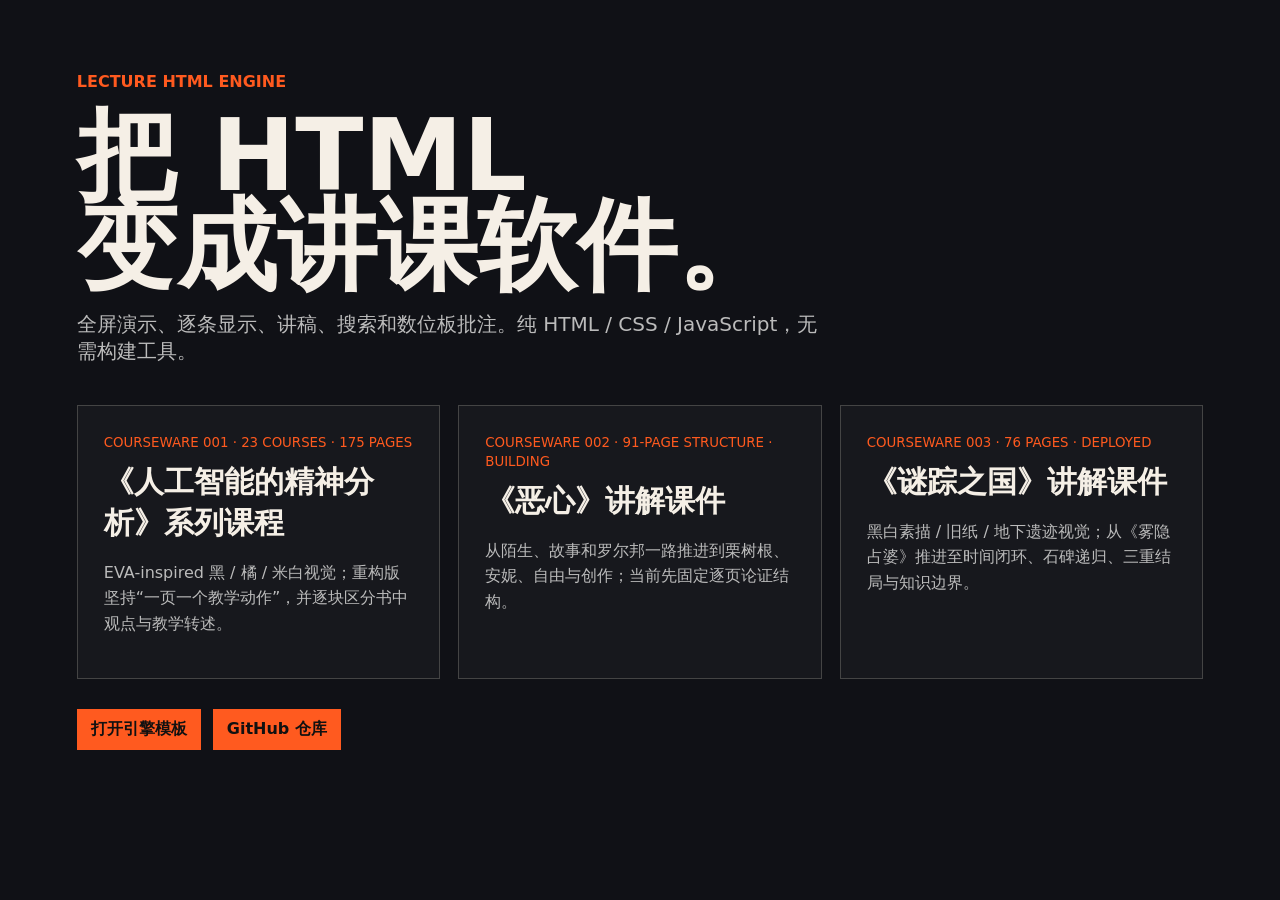
<file: index.html>
<!doctype html><html lang="zh-CN"><head><meta charset="utf-8"><meta name="viewport" content="width=device-width,initial-scale=1"><title>Lecture HTML Engine</title><style>body{margin:0;background:#101116;color:#f5efe6;font-family:system-ui,"Microsoft YaHei",sans-serif}main{max-width:1180px;margin:auto;padding:8vh 6vw}b{color:#ff5a1f}h1{font-size:clamp(48px,8vw,100px);line-height:.9;margin:.2em 0}.sub{font-size:20px;color:#bbb;max-width:760px}.grid{display:grid;grid-template-columns:repeat(3,minmax(0,1fr));gap:18px;margin-top:40px}.card{display:block;padding:26px;border:1px solid #444;color:inherit;text-decoration:none;background:#17181d;min-height:210px}.card:hover{border-color:#ff5a1f}.card small{color:#ff5a1f}.card h2{font-size:30px;margin:.35em 0}.card p{color:#bbb;line-height:1.6}.links{margin-top:30px;display:flex;gap:12px;flex-wrap:wrap}.links a{color:#111;background:#ff5a1f;padding:10px 14px;text-decoration:none;font-weight:700}@media(max-width:980px){.grid{grid-template-columns:repeat(2,minmax(0,1fr))}}@media(max-width:760px){.grid{grid-template-columns:1fr}}</style></head><body><main><b>LECTURE HTML ENGINE</b><h1>把 HTML<br>变成讲课软件。</h1><p class="sub">全屏演示、逐条显示、讲稿、搜索和数位板批注。纯 HTML / CSS / JavaScript，无需构建工具。</p><div class="grid"><a class="card" href="courseware/人工智能的精神分析/index.html"><small>COURSEWARE 001 · 23 COURSES · 175 PAGES</small><h2>《人工智能的精神分析》系列课程</h2><p>EVA-inspired 黑 / 橘 / 米白视觉；重构版坚持“一页一个教学动作”，并逐块区分书中观点与教学转述。</p></a><a class="card" href="courseware/恶心/index.html"><small>COURSEWARE 002 · 91-PAGE STRUCTURE · BUILDING</small><h2>《恶心》讲解课件</h2><p>从陌生、故事和罗尔邦一路推进到栗树根、安妮、自由与创作；当前先固定逐页论证结构。</p></a><a class="card" href="courseware/谜踪之国/index.html"><small>COURSEWARE 003 · 76 PAGES · DEPLOYED</small><h2>《谜踪之国》讲解课件</h2><p>黑白素描 / 旧纸 / 地下遗迹视觉；从《雾隐占婆》推进至时间闭环、石碑递归、三重结局与知识边界。</p></a></div><div class="links"><a href="engine/template.html">打开引擎模板</a><a href="https://github.com/Searchingway/lecture-html-engine">GitHub 仓库</a></div></main></body></html>
</file>
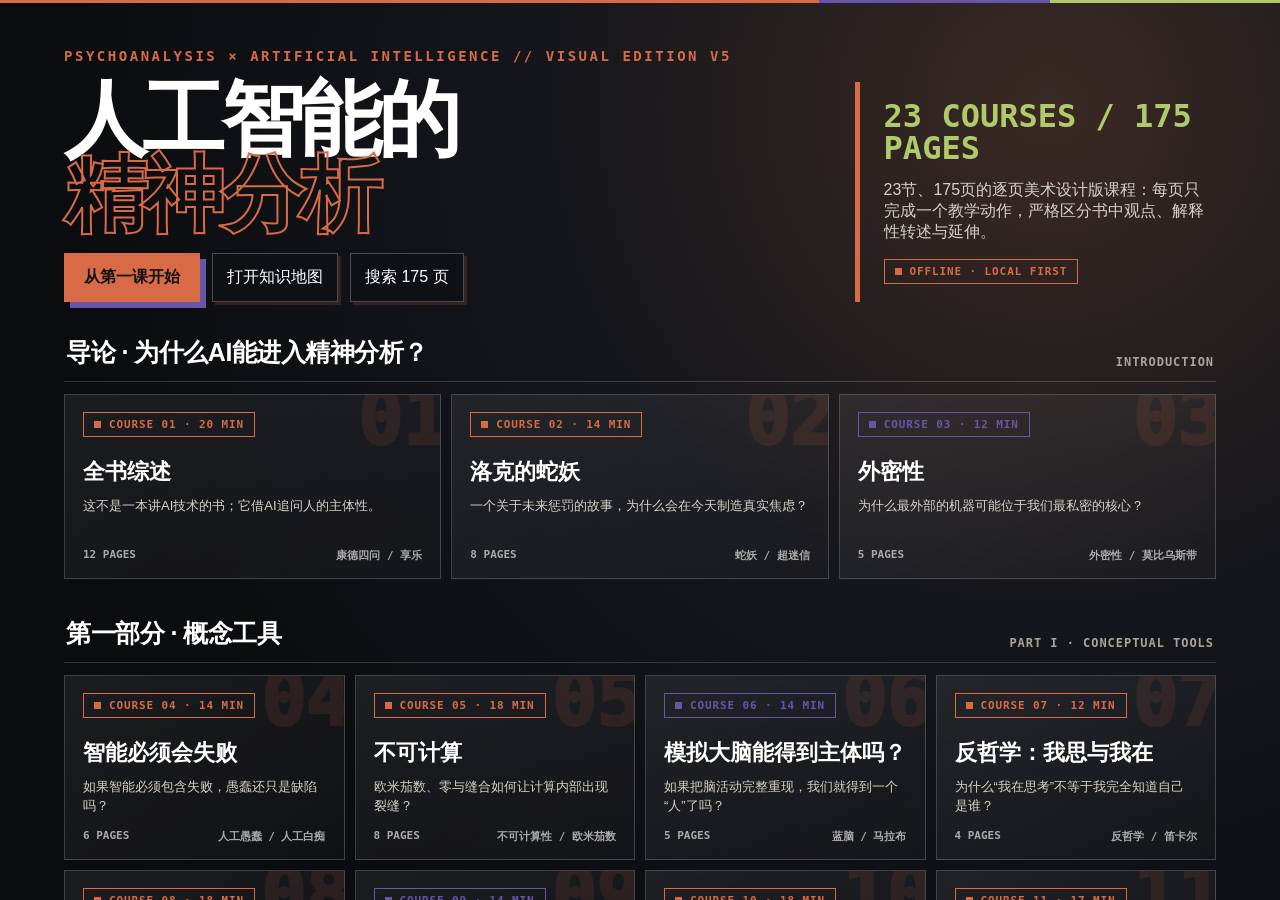
<file: courseware/人工智能的精神分析/index.html>
<!doctype html>
<html lang="zh-CN">
<head>
<meta charset="utf-8">
<meta name="viewport" content="width=device-width,initial-scale=1,viewport-fit=cover">
<link rel="icon" href="data:image/svg+xml,%3Csvg xmlns='http%3A%2F%2Fwww.w3.org%2F2000%2Fsvg' viewBox='0 0 64 64'%3E%3Crect width='64' height='64' fill='%23111318'%2F%3E%3Cpath d='M8 32h48M32 8v48' stroke='%23D86B45' stroke-width='8'%2F%3E%3Ccircle cx='32' cy='32' r='12' fill='%236756A8'%2F%3E%3C%2Fsvg%3E">
<title>人工智能的精神分析｜系列课程 V5.0 · 175页逐页美术版</title>
<link rel="stylesheet" href="../../engine/lecture-engine.css">
<link rel="stylesheet" href="v3-style.css">
<link rel="stylesheet" href="v3-layout-fix.css?v=20260906-2">
<link rel="stylesheet" href="v3-c03-05.css?v=20260906-2">
<link rel="stylesheet" href="v4-teaching.css?v=20261008">
<link rel="stylesheet" href="v5-art.css?v=20261008-1">
</head>
<body>
<div id="app">
  <div class="topline"></div><div class="grain"></div>
  <main id="homeView" aria-label="课程首页"><div style="color:#fff;padding:10vh;font-family:system-ui">正在载入 175 页 V5.0 课程数据…</div></main>
  <main id="lectureView" class="hidden" aria-live="polite">
    <div class="stage-wrap"><section id="stage" class="stage" aria-label="课程页面"></section></div>
    <canvas id="annotationCanvas" width="1600" height="900" aria-label="批注画布"></canvas>
    <div id="inkToolbar" class="ink-toolbar hidden"></div>
    <aside id="notesDrawer" class="notes-drawer hidden"></aside>
    <nav class="lecture-chrome" aria-label="演示控制">
      <div class="hud"><span id="hudCourse"></span><div class="progress-track"><div id="progressFill" class="progress-fill"></div></div><strong id="hudPage"></strong></div>
      <div class="nav-cluster"><button class="chrome-btn" data-action="prevCourse" title="上一课 P">◀◀</button><button class="chrome-btn" data-action="prev" title="上一页 ←">◀</button><button class="chrome-btn" data-action="next" title="逐条/下一页 Space">▶</button><button class="chrome-btn" data-action="nextCourse" title="下一课 N">▶▶</button></div>
      <div class="right-tools"><button class="chrome-btn" data-action="search" title="搜索 /">⌕</button><button class="chrome-btn" data-action="menu" title="课程 C">C</button><button class="chrome-btn" data-action="map" title="地图 M">M</button><button class="chrome-btn" data-action="notes" title="讲稿 D">D</button><button class="chrome-btn" data-action="draw" title="批注 E">✎</button><button class="chrome-btn" data-action="home" title="首页 H">⌂</button><button class="chrome-btn" data-action="fullscreen" title="全屏 F">⛶</button></div>
    </nav>
  </main>
  <div id="modalRoot"></div><div id="toast" class="toast hidden"></div>
</div>
<script src="data/meta.js"></script>
<script src="data/v2-part-1.js"></script>
<script src="data/v2-part-2.js"></script>
<script src="data/v2-part-3.js"></script>
<script src="data/v2-part-4.js"></script>
<script src="data/v2-load.js?v=20260906-2"></script>
<script src="v3-c03-05.js?v=20260906-2"></script>
</body>
</html>
</file>
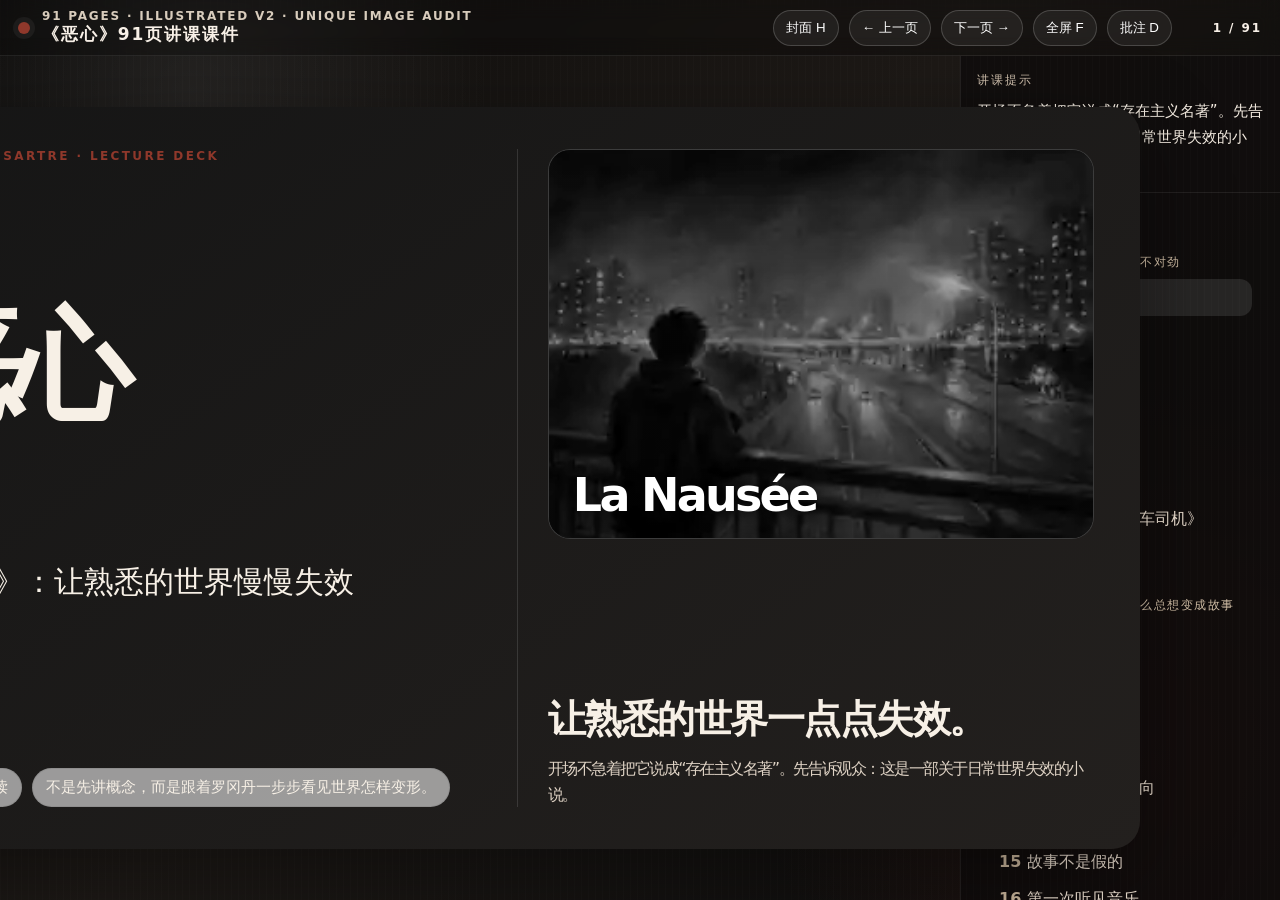
<file: courseware/恶心/index.html>
<!doctype html><html lang="zh-CN"><head><meta charset="utf-8"><meta name="viewport" content="width=device-width,initial-scale=1,viewport-fit=cover"><title>《恶心》91页讲课PPT</title><style>html,body{height:100%;margin:0;background:#12100e;color:#f7f0e6;font-family:"Microsoft YaHei",system-ui,sans-serif}body{display:grid;place-items:center}.loading{opacity:.82;text-align:center}.loading b{display:block;font-size:22px;margin-bottom:10px}.loading span{font-size:13px;color:#cfc5b8}</style></head><body><div class="loading"><b>《恶心》课件加载中…</b><span>91 pages · illustrated V2 · ink + true fullscreen</span></div><script>
(async()=>{try{
const pageNames=['page_1.bin','page_2.bin','page_3.bin','page_4.bin','page_5.bin'];
const assetNames=['asset_1.bin','asset_2.bin','asset_3.bin','asset_4.bin','asset_5.bin','asset_6.bin'];
const get=async names=>{const rs=await Promise.all(names.map(u=>fetch('./'+u,{cache:'no-cache'})));rs.forEach(r=>{if(!r.ok)throw new Error('HTTP '+r.status)});const bs=await Promise.all(rs.map(r=>r.arrayBuffer()));const n=bs.reduce((s,b)=>s+b.byteLength,0),out=new Uint8Array(n);let o=0;for(const b of bs){out.set(new Uint8Array(b),o);o+=b.byteLength}return out};
if(typeof DecompressionStream==='undefined')throw new Error('浏览器不支持 DecompressionStream');
const [pg,pk]=await Promise.all([get(pageNames),get(assetNames)]);
const text=await new Response(new Blob([pg]).stream().pipeThrough(new DecompressionStream('gzip'))).text();
const dv=new DataView(pk.buffer,pk.byteOffset,pk.byteLength),ml=dv.getUint32(0,true),dec=new TextDecoder(),manifest=JSON.parse(dec.decode(pk.slice(4,4+ml))),base=4+ml;
let html=text;
for(const e of manifest){const blob=new Blob([pk.slice(base+e.offset,base+e.offset+e.length)],{type:'image/webp'}),url=URL.createObjectURL(blob);html=html.split('assets/'+e.name).join(url)}
const decode64=s=>new TextDecoder().decode(Uint8Array.from(atob(s),c=>c.charCodeAt(0)));
const patchCss=decode64('[base64]');
const patchJs=decode64('[base64]/[base64]');
html=html.replace('</head>','<style>'+patchCss+'</style></head>');
html=html.replace('</body>','<scr'+'ipt>'+patchJs+'</scr'+'ipt></body>');
document.open();document.write(html);document.close();
}catch(e){document.body.innerHTML='<div class="loading"><b>课件加载失败</b><span>'+String(e.message||e)+'</span></div>'}})();
</script></body></html>
</file>
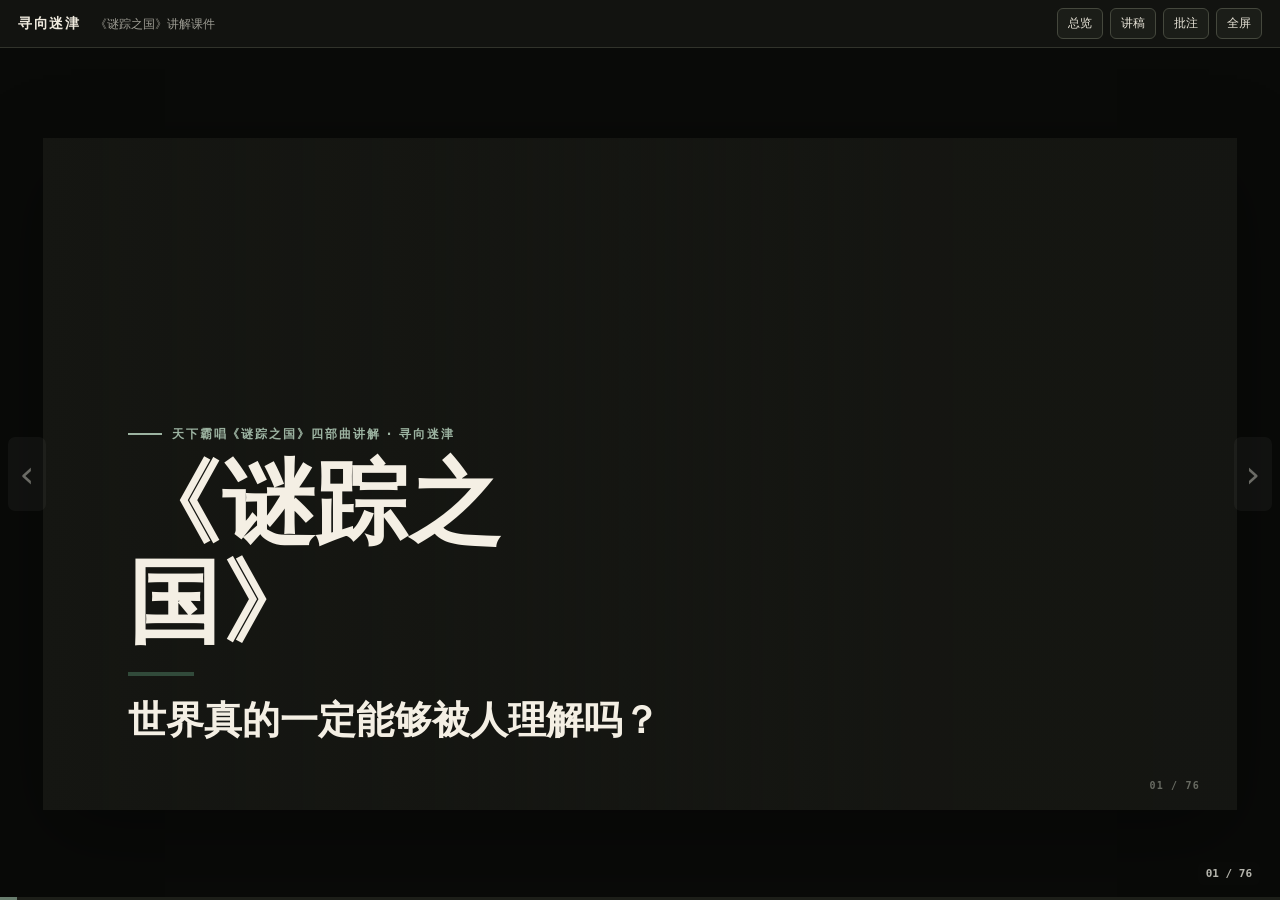
<file: courseware/谜踪之国/index.html>
<!doctype html>
<html lang="zh-CN">
<head>
<meta charset="utf-8">
<meta name="viewport" content="width=device-width,initial-scale=1,viewport-fit=cover">
<meta name="theme-color" content="#11120f">
<title>《谜踪之国》· 寻向迷津</title>
<link rel="stylesheet" href="./styles.css?v=20260911-2228">
<link rel="stylesheet" href="./images.css?v=20260911-2228">
<link rel="stylesheet" href="./annotation.css?v=20260911-2228">
</head>
<body>
<div id="app">
  <header id="topbar">
    <div class="brand"><b>寻向迷津</b><span>《谜踪之国》讲解课件</span></div>
    <div class="toolbar">
      <button id="overviewBtn" title="总览（O）">总览</button>
      <button id="notesBtn" title="讲稿（N）">讲稿</button>
      <button id="drawBtn" title="批注（E）" aria-pressed="false">批注</button>
      <button id="fullscreenBtn" title="全屏（F）">全屏</button>
    </div>
  </header>

  <main id="stage">
    <div id="deck" aria-live="polite"></div>
    <button id="prev" class="nav nav-left" aria-label="上一页">‹</button>
    <button id="next" class="nav nav-right" aria-label="下一页">›</button>
    <div id="pageIndicator"></div>
    <div id="progress"><i></i></div>
  </main>

  <aside id="notesPanel"><div class="notes-head"><b>讲稿 / 备注</b><button id="closeNotes">×</button></div><div id="notesContent"></div></aside>
  <section id="overview" aria-hidden="true"><div class="overview-shell"><div class="overview-head"><b>页面总览</b><span>点击任意页跳转 · O / Esc 关闭</span></div><div id="thumbs"></div></div></section>
</div>
<script>
(function(){
  const showStartupError=(msg)=>{
    const deck=document.getElementById('deck');
    if(!deck)return;
    deck.innerHTML='<section class="slide"><div class="slide-inner" style="display:grid;place-items:center;text-align:center"><div><h1 class="title">课件启动失败</h1><p style="font-size:20px;line-height:1.7">'+String(msg).replace(/[&<>]/g,s=>({'&':'&amp;','<':'&lt;','>':'&gt;'}[s]))+'</p><p style="opacity:.7">请强制刷新页面；如果仍然出现，请把此错误信息发给我。</p></div></div></section>';
  };
  window.addEventListener('error',e=>showStartupError(e.message||'未知脚本错误'));
  window.addEventListener('unhandledrejection',e=>showStartupError((e.reason&&e.reason.message)||e.reason||'Promise 启动错误'));

  if(window.Response && Response.prototype && Response.prototype.text){
    const nativeText=Response.prototype.text;
    Response.prototype.text=async function(){
      if(this.body && typeof this.body.getReader==='function'){
        try{
          const reader=this.body.getReader();
          const chunks=[];let total=0;
          for(;;){const r=await reader.read();if(r.done)break;chunks.push(r.value);total+=r.value.length;}
          const out=new Uint8Array(total);let off=0;
          for(const c of chunks){out.set(c,off);off+=c.length;}
          return new TextDecoder().decode(out);
        }catch(err){
          try{return await nativeText.call(this);}catch(_){throw err;}
        }
      }
      return nativeText.call(this);
    };
  }

  globalThis.eval=function(code){
    const s=document.createElement('script');
    s.text=String(code);
    document.head.appendChild(s);
    s.remove();
  };
})();
</script>
<script src="./slides.js?v=20260911-2228"></script>
<script src="./art.js?v=20260911-2228"></script>
<script src="./art-images.js?v=20260911-2228"></script>
<script src="./app.js?v=20260911-2228"></script>
<script src="./annotation.js?v=20260911-2228"></script>
</body>
</html>
</file>
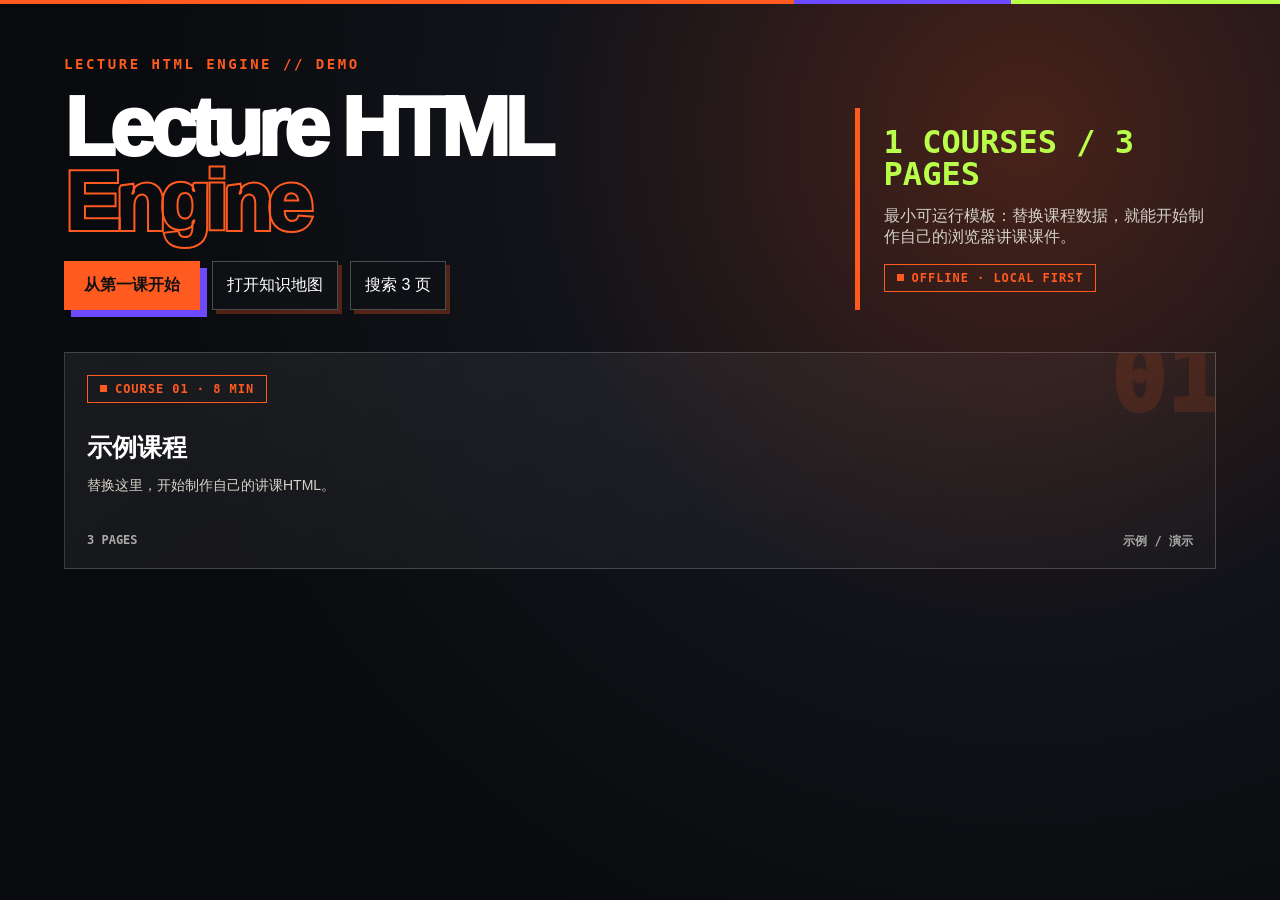
<file: engine/template.html>
<!doctype html>
<html lang="zh-CN">
<head>
<meta charset="utf-8">
<meta name="viewport" content="width=device-width,initial-scale=1,viewport-fit=cover">
<link rel="icon" href="data:image/svg+xml,%3Csvg xmlns='http%3A%2F%2Fwww.w3.org%2F2000%2Fsvg' viewBox='0 0 64 64'%3E%3Crect width='64' height='64' fill='%2311131a'%2F%3E%3Cpath d='M8 32h48M32 8v48' stroke='%23FF5A1F' stroke-width='8'%2F%3E%3Ccircle cx='32' cy='32' r='12' fill='%236E4AFF'%2F%3E%3C%2Fsvg%3E">
<title>Lecture HTML Engine Demo</title>
<link rel="stylesheet" href="lecture-engine.css">

</head>
<body>
<div id="app">
  <div class="topline"></div><div class="grain"></div>
  <main id="homeView" aria-label="课程首页"></main>
  <main id="lectureView" class="hidden" aria-live="polite">
    <div class="stage-wrap"><section id="stage" class="stage" aria-label="课程页面"></section></div>
    <canvas id="annotationCanvas" width="1600" height="900" aria-label="批注画布"></canvas>
    <div id="inkToolbar" class="ink-toolbar hidden"></div>
    <aside id="notesDrawer" class="notes-drawer hidden"></aside>
    <nav class="lecture-chrome" aria-label="演示控制">
      <div class="hud"><span id="hudCourse"></span><div class="progress-track"><div id="progressFill" class="progress-fill"></div></div><strong id="hudPage"></strong></div>
      <div class="nav-cluster"><button class="chrome-btn" data-action="prevCourse" title="上一课 P">◀◀</button><button class="chrome-btn" data-action="prev" title="上一页 ←">◀</button><button class="chrome-btn" data-action="next" title="逐条/下一页 Space">▶</button><button class="chrome-btn" data-action="nextCourse" title="下一课 N">▶▶</button></div>
      <div class="right-tools"><button class="chrome-btn" data-action="search" title="搜索 /">⌕</button><button class="chrome-btn" data-action="menu" title="课程 C">C</button><button class="chrome-btn" data-action="map" title="地图 M">M</button><button class="chrome-btn" data-action="notes" title="讲稿 D">D</button><button class="chrome-btn" data-action="draw" title="批注 E">✎</button><button class="chrome-btn" data-action="home" title="首页 H">⌂</button><button class="chrome-btn" data-action="fullscreen" title="全屏 F">⛶</button></div>
    </nav>
  </main>
  <div id="modalRoot"></div><div id="toast" class="toast hidden"></div>
</div>
<script src="demo-data.js"></script>
<script src="lecture-engine.js"></script>

</body>
</html>
</file>
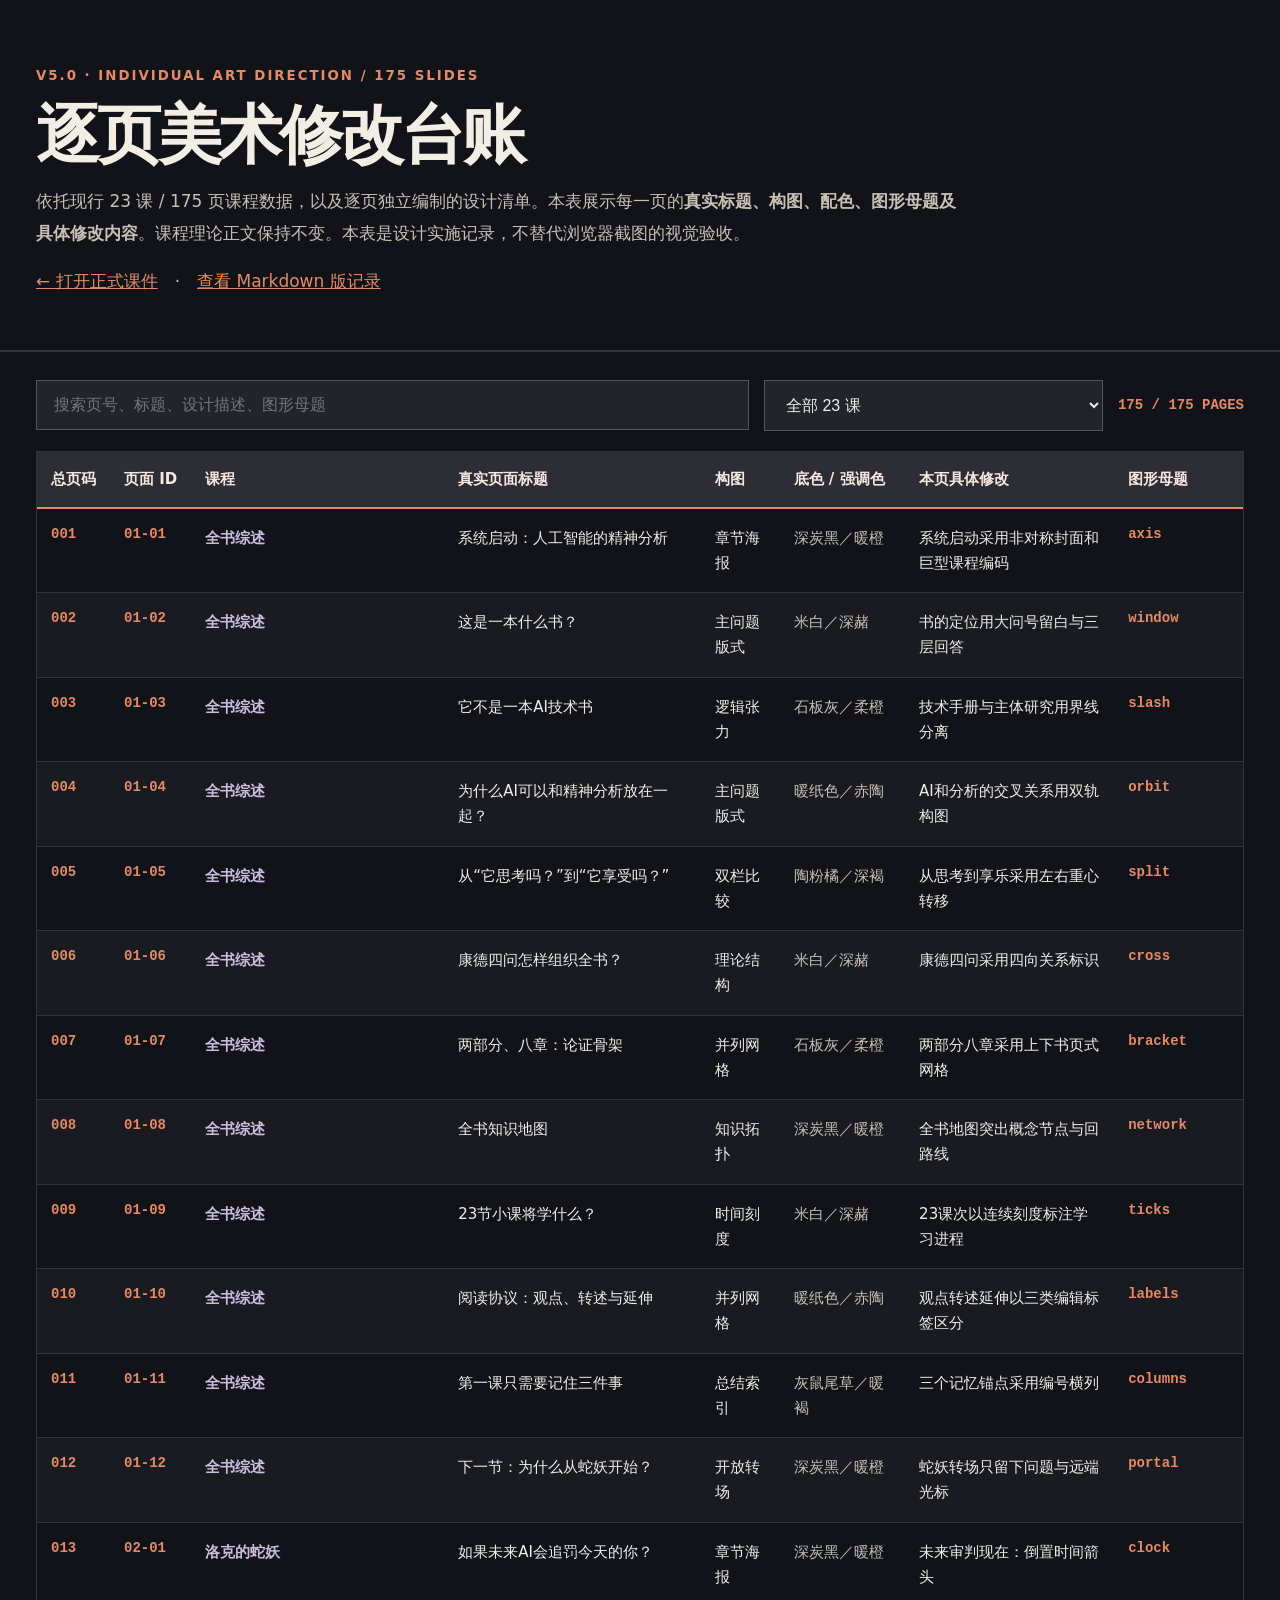
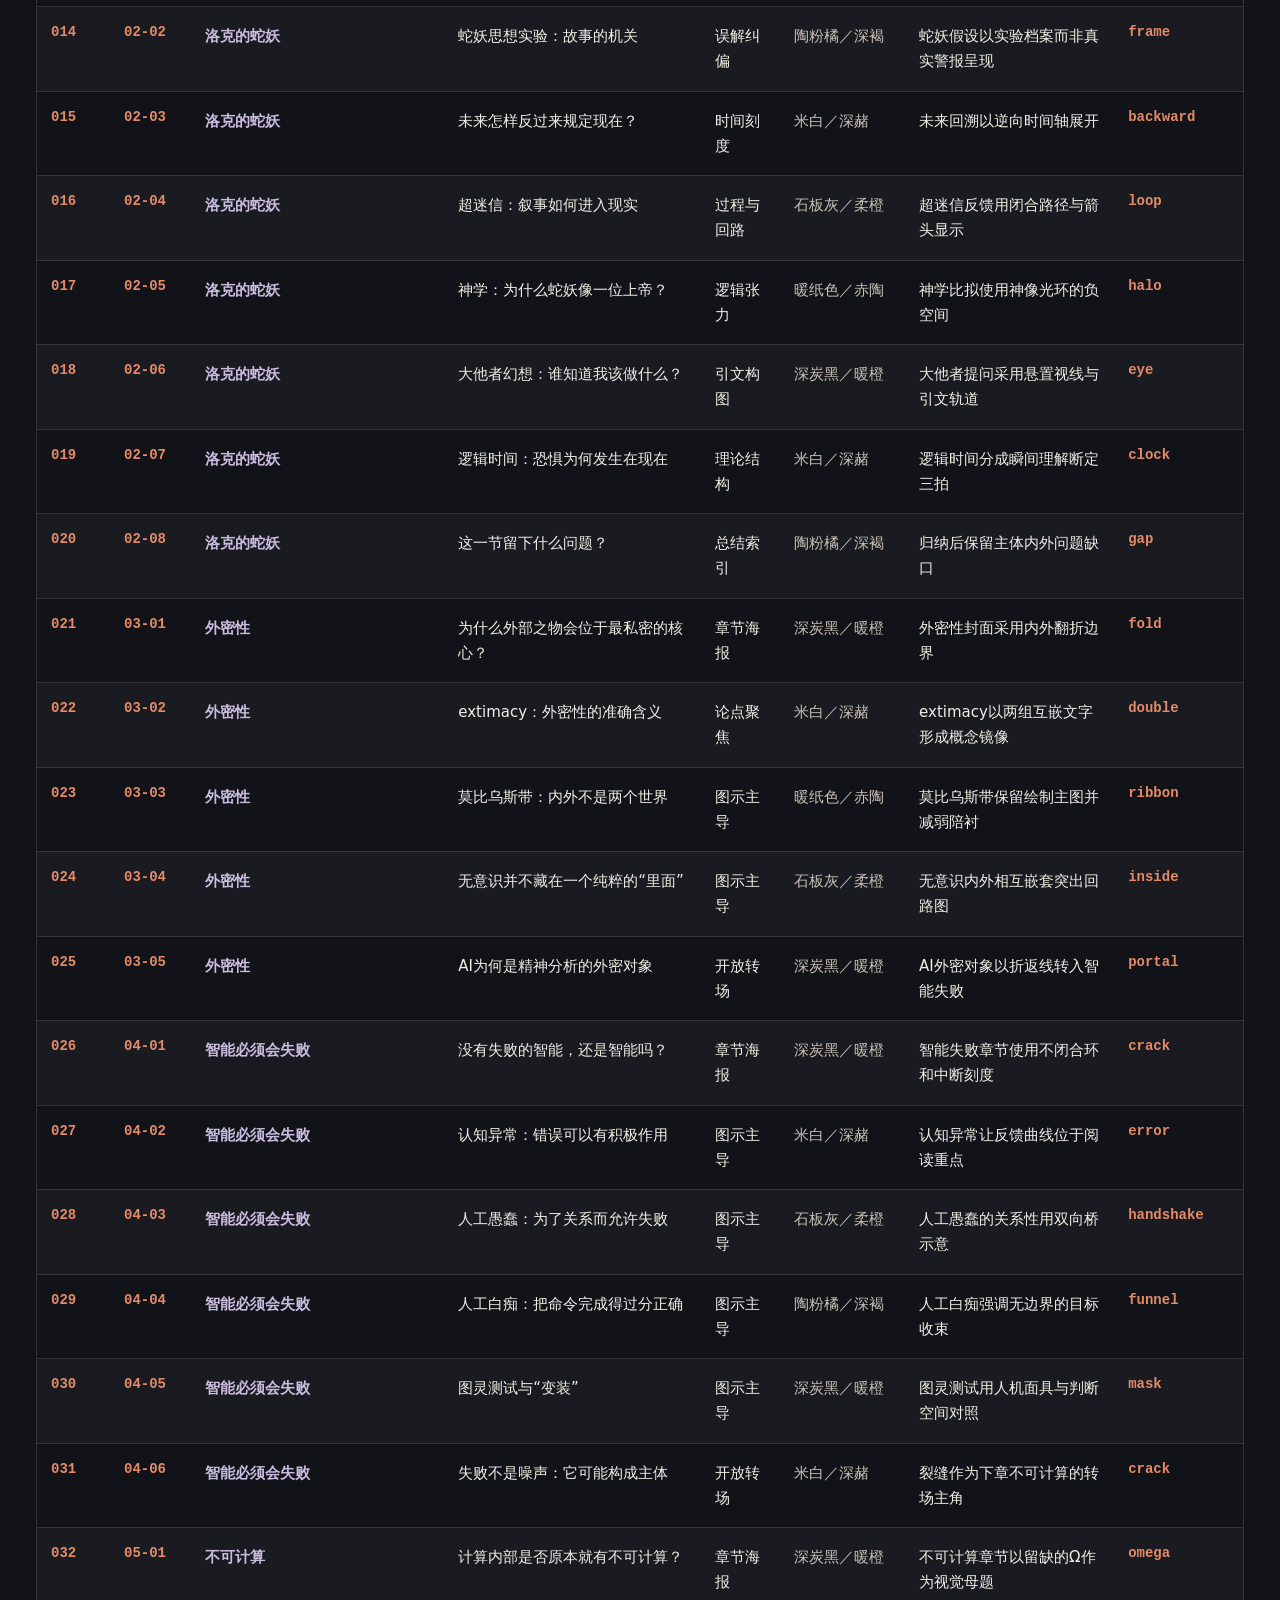
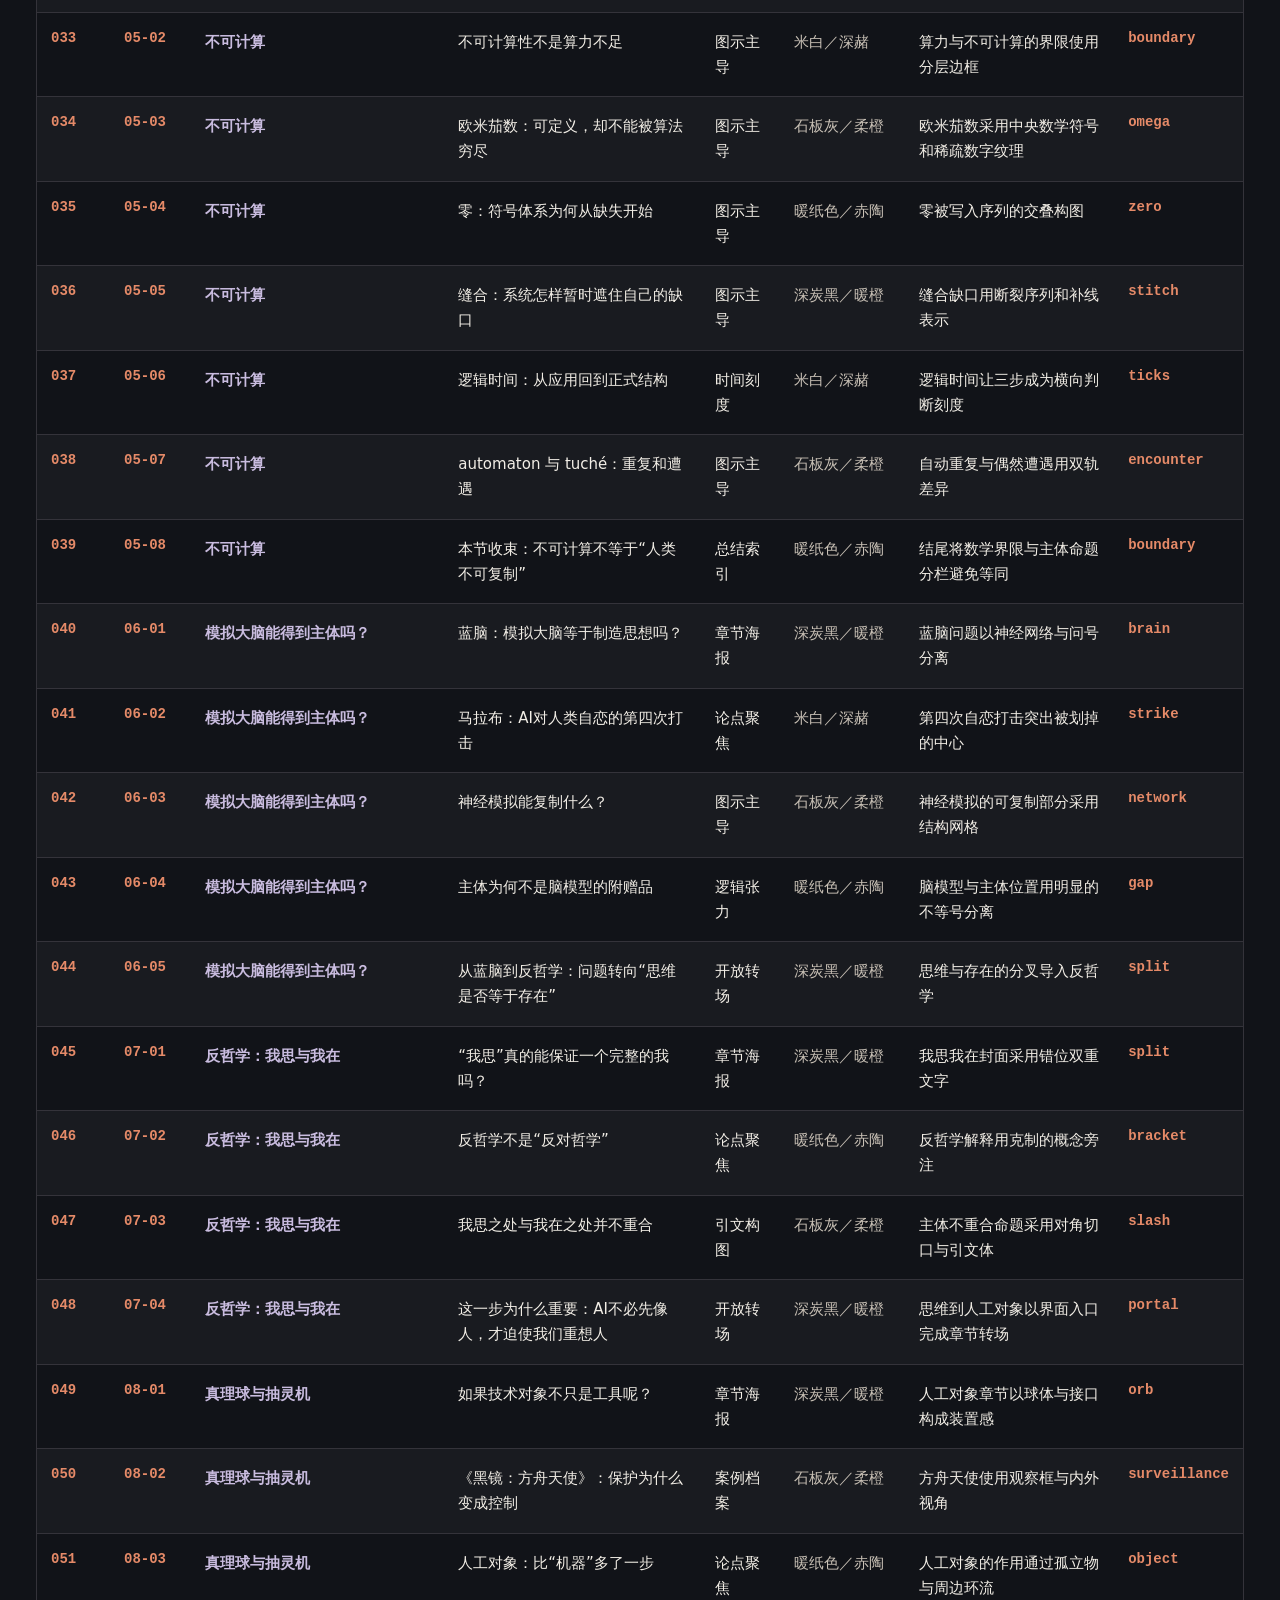
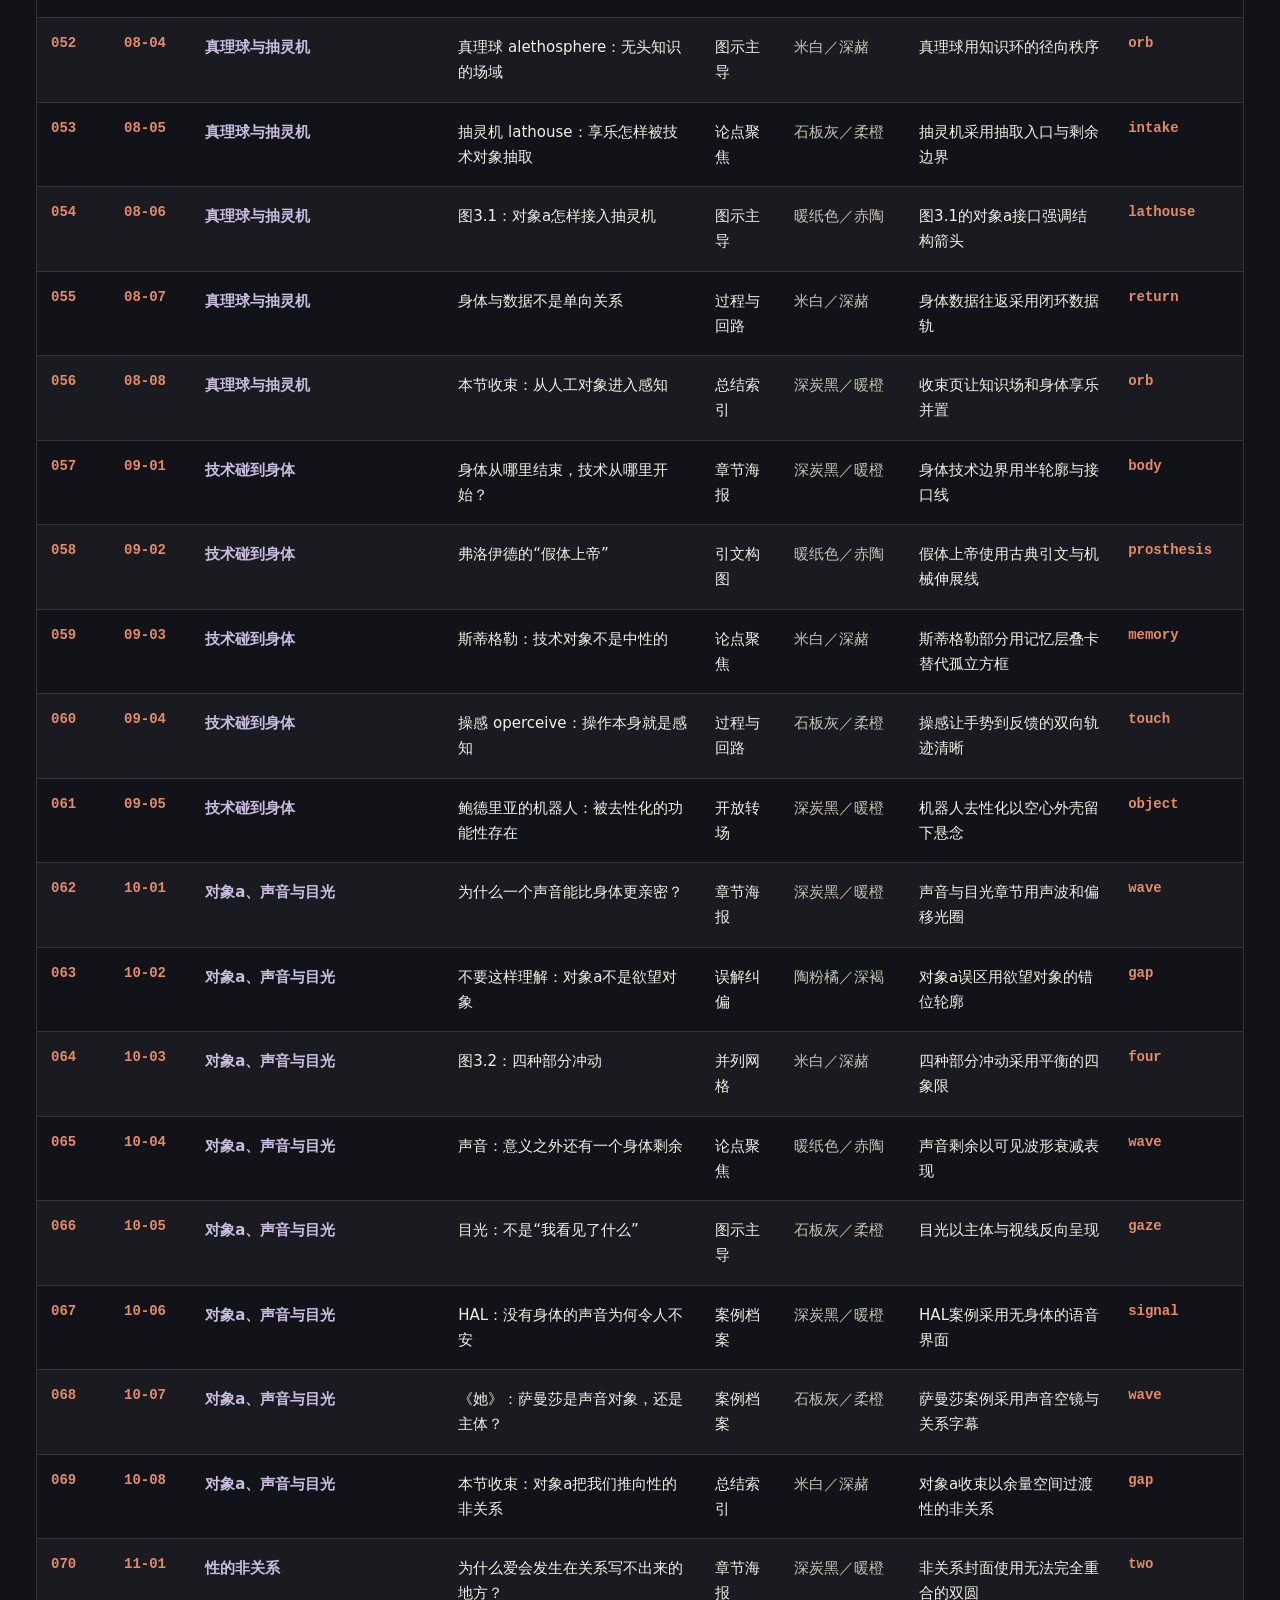
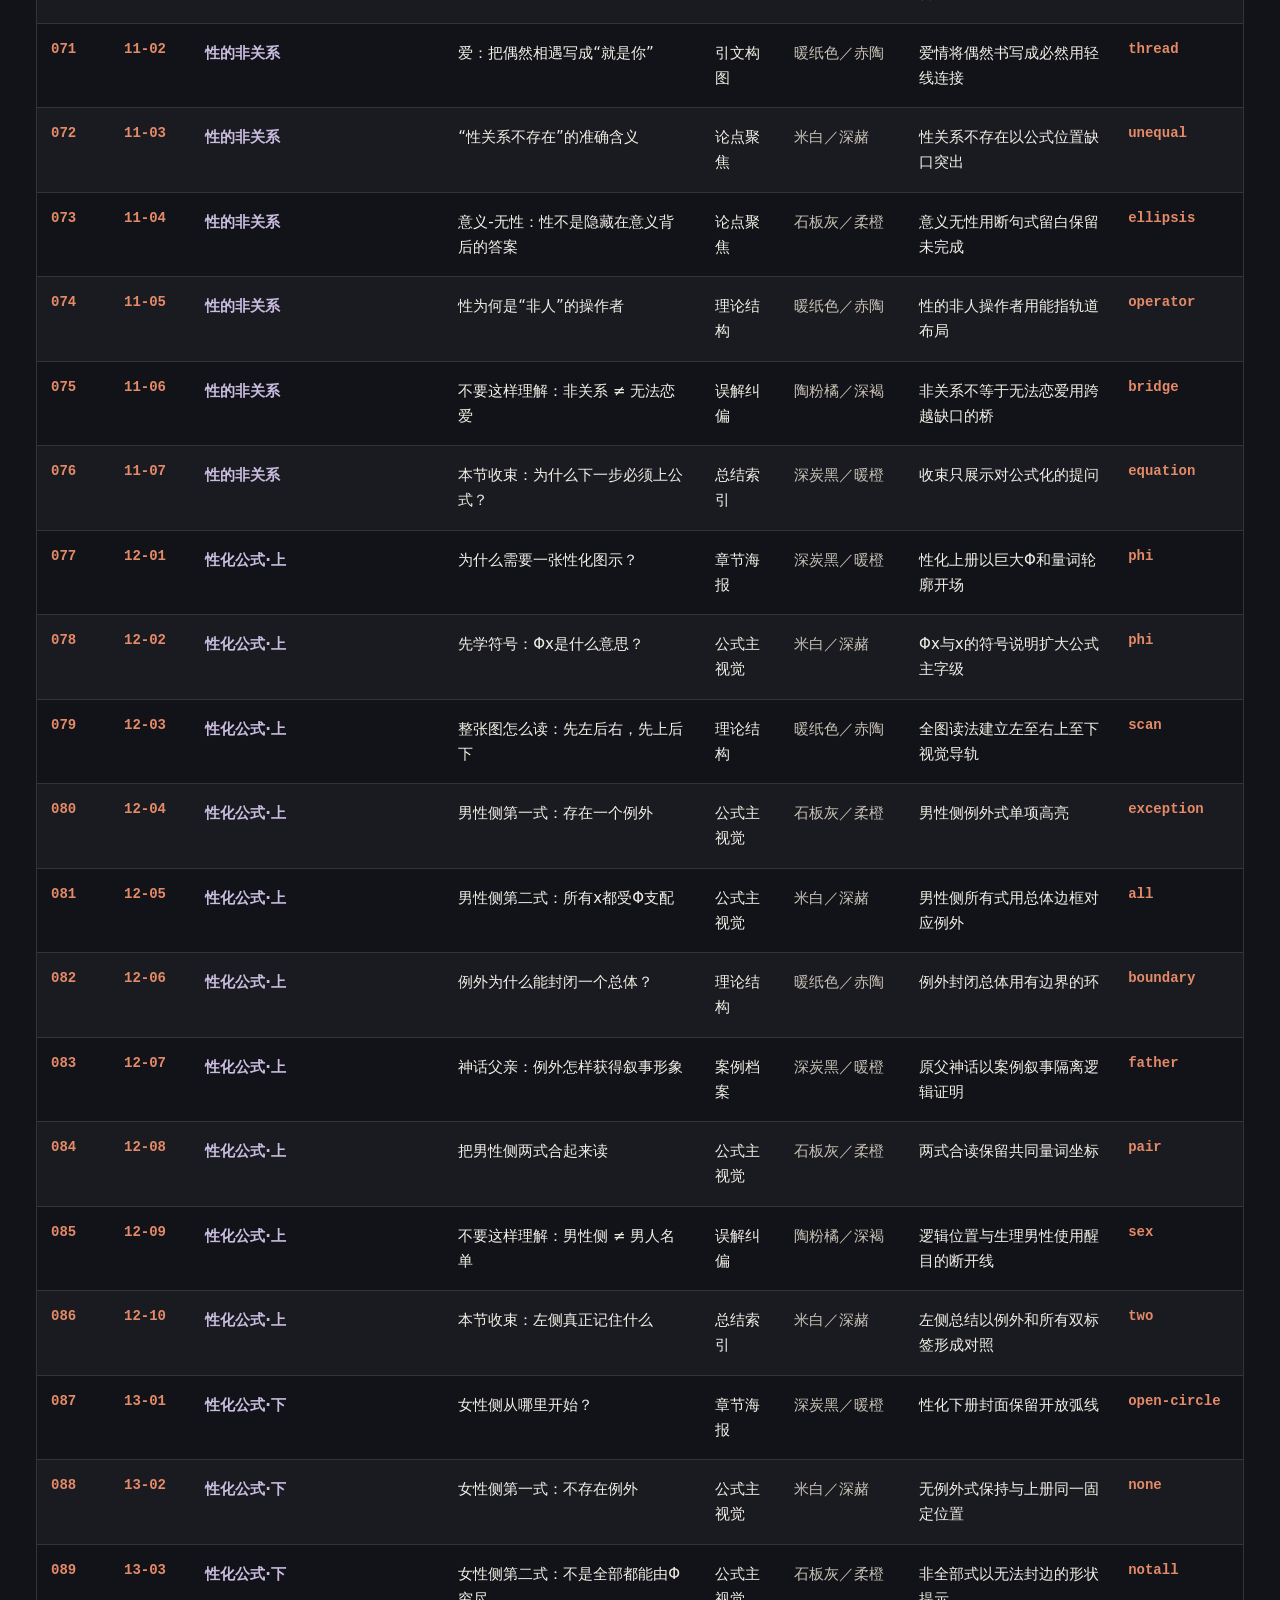
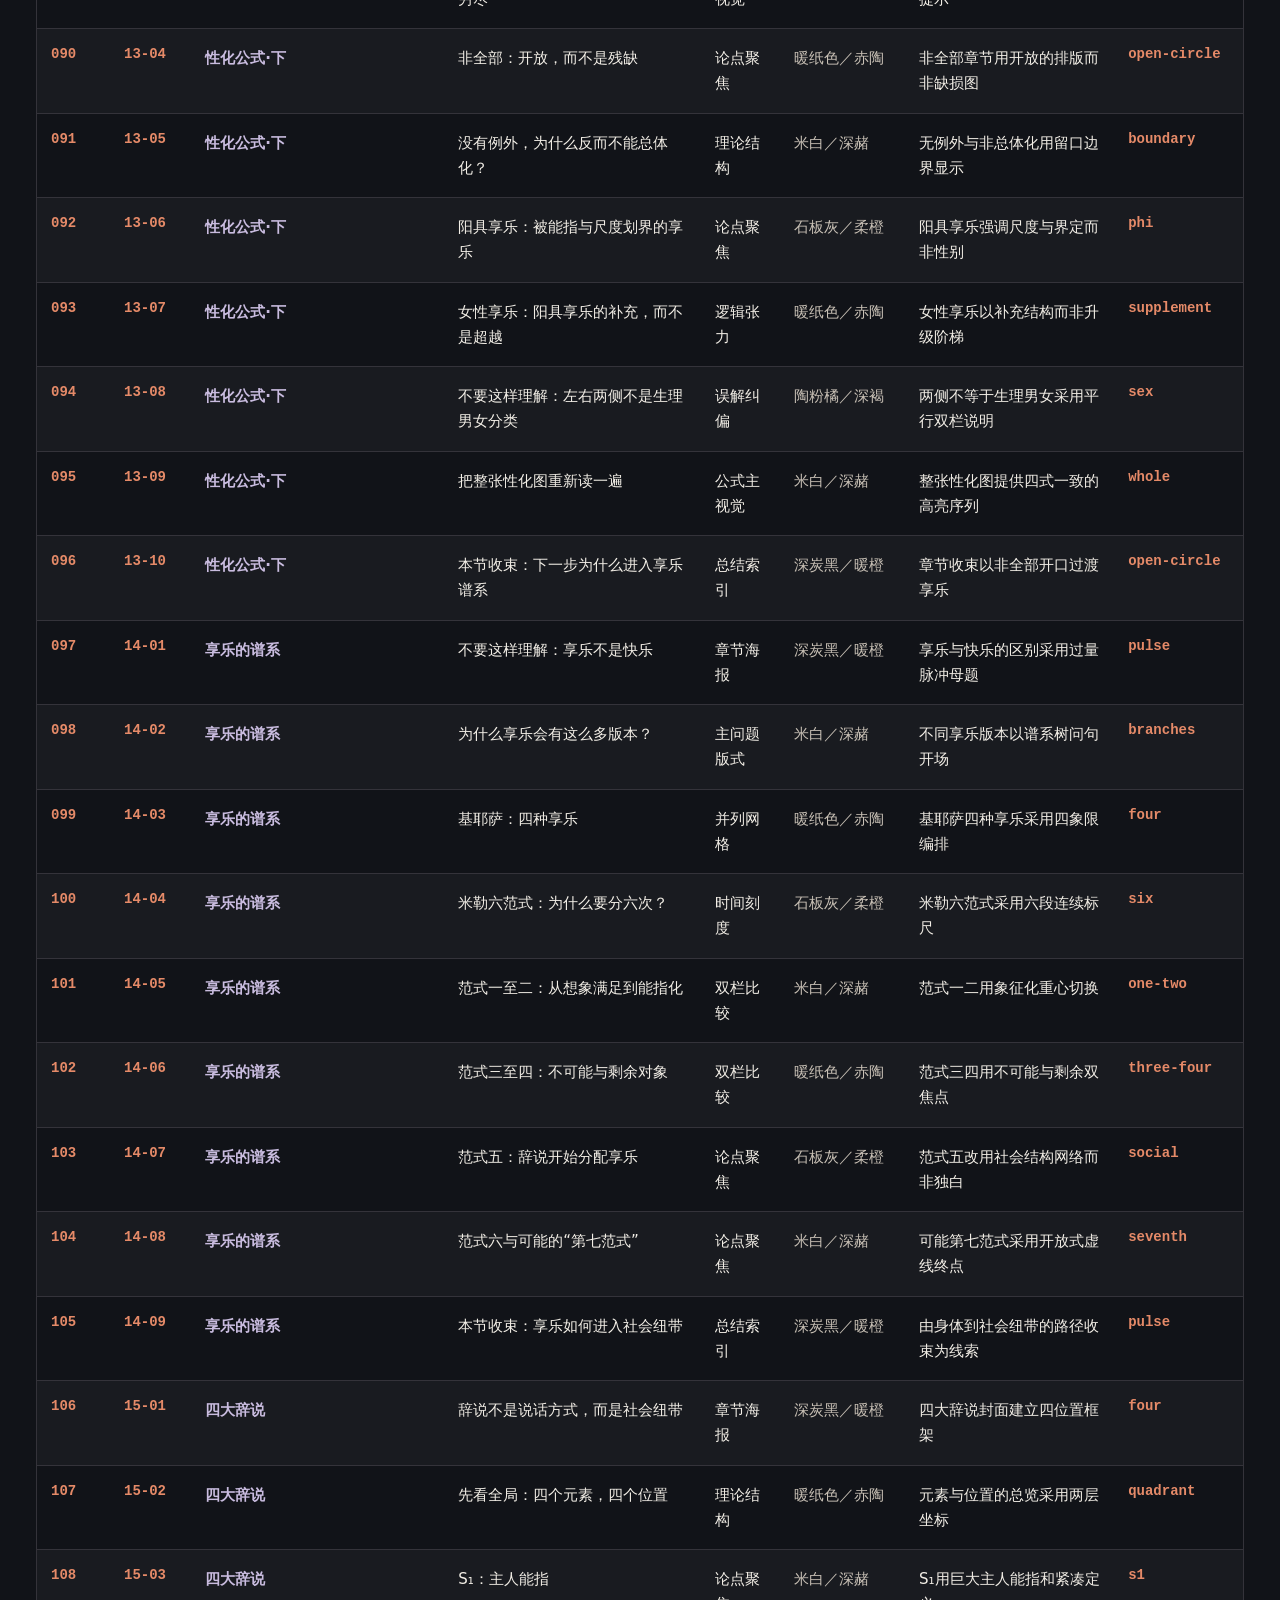
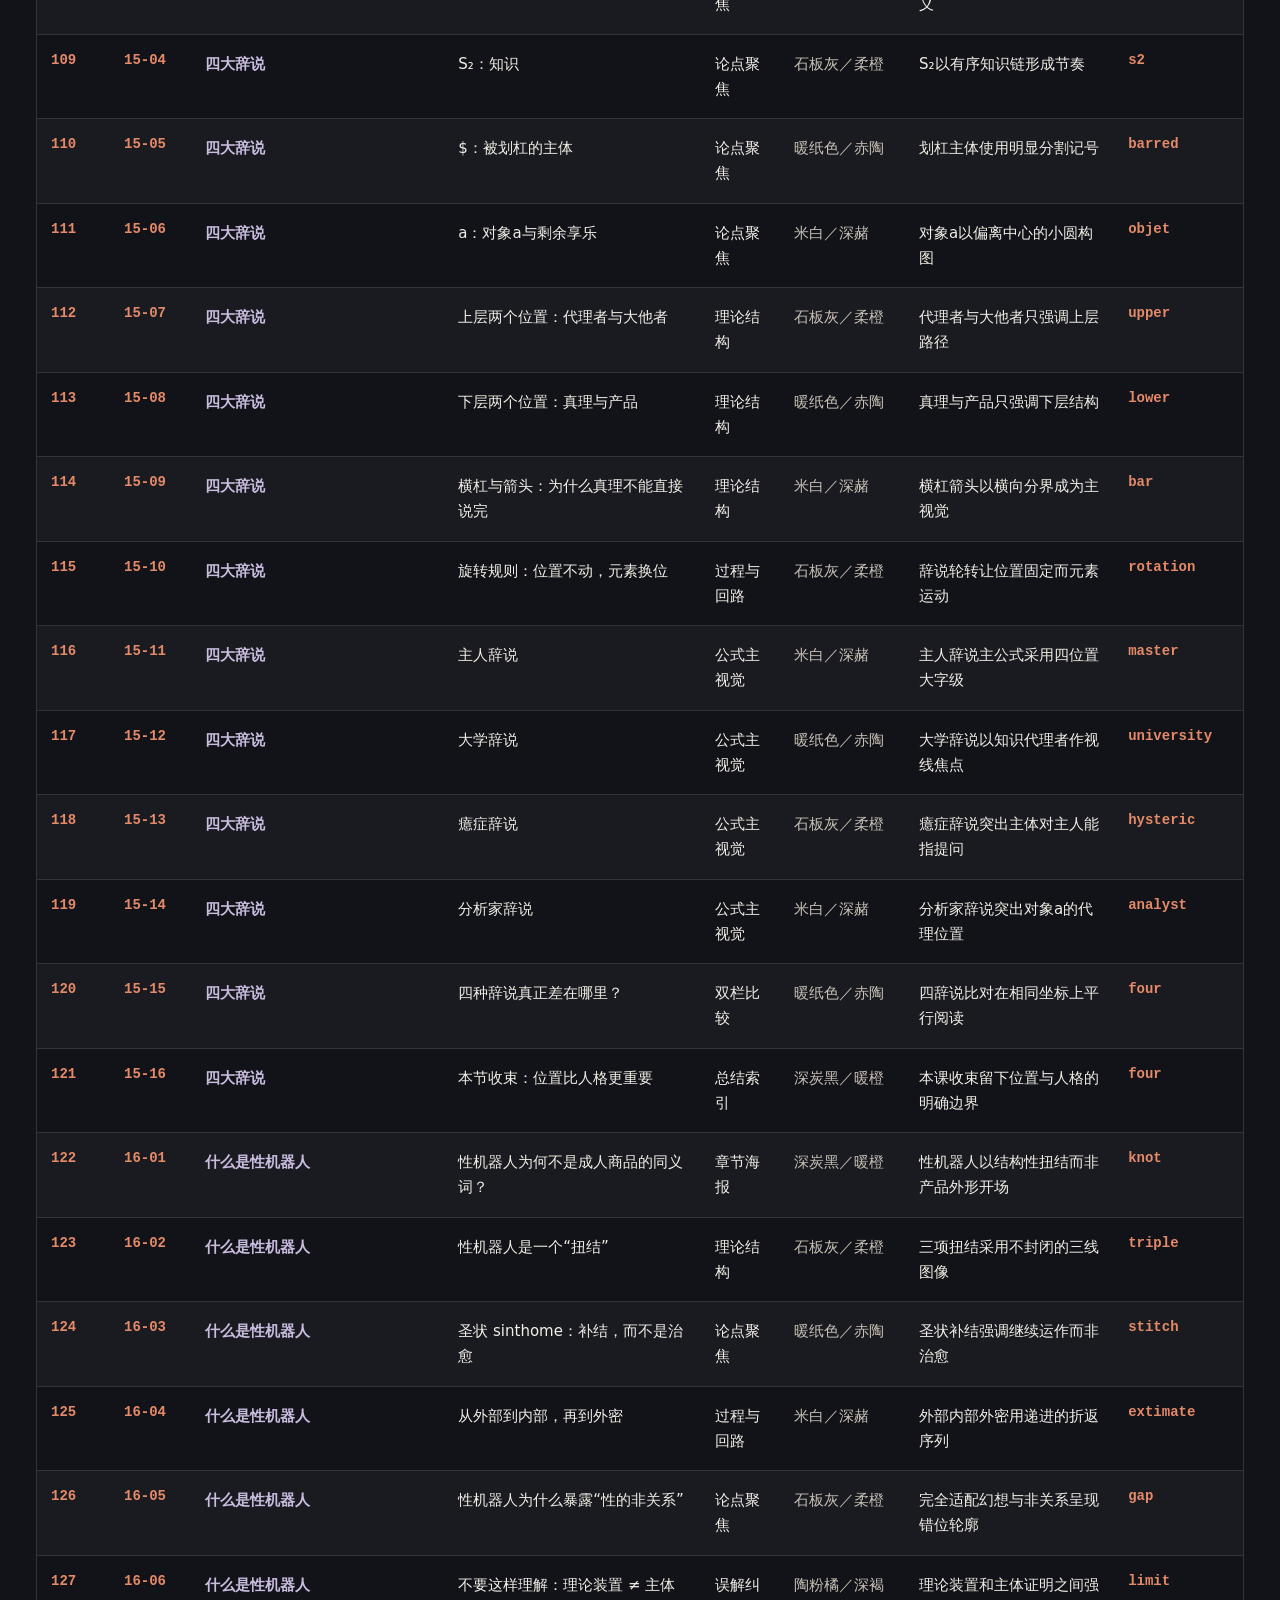
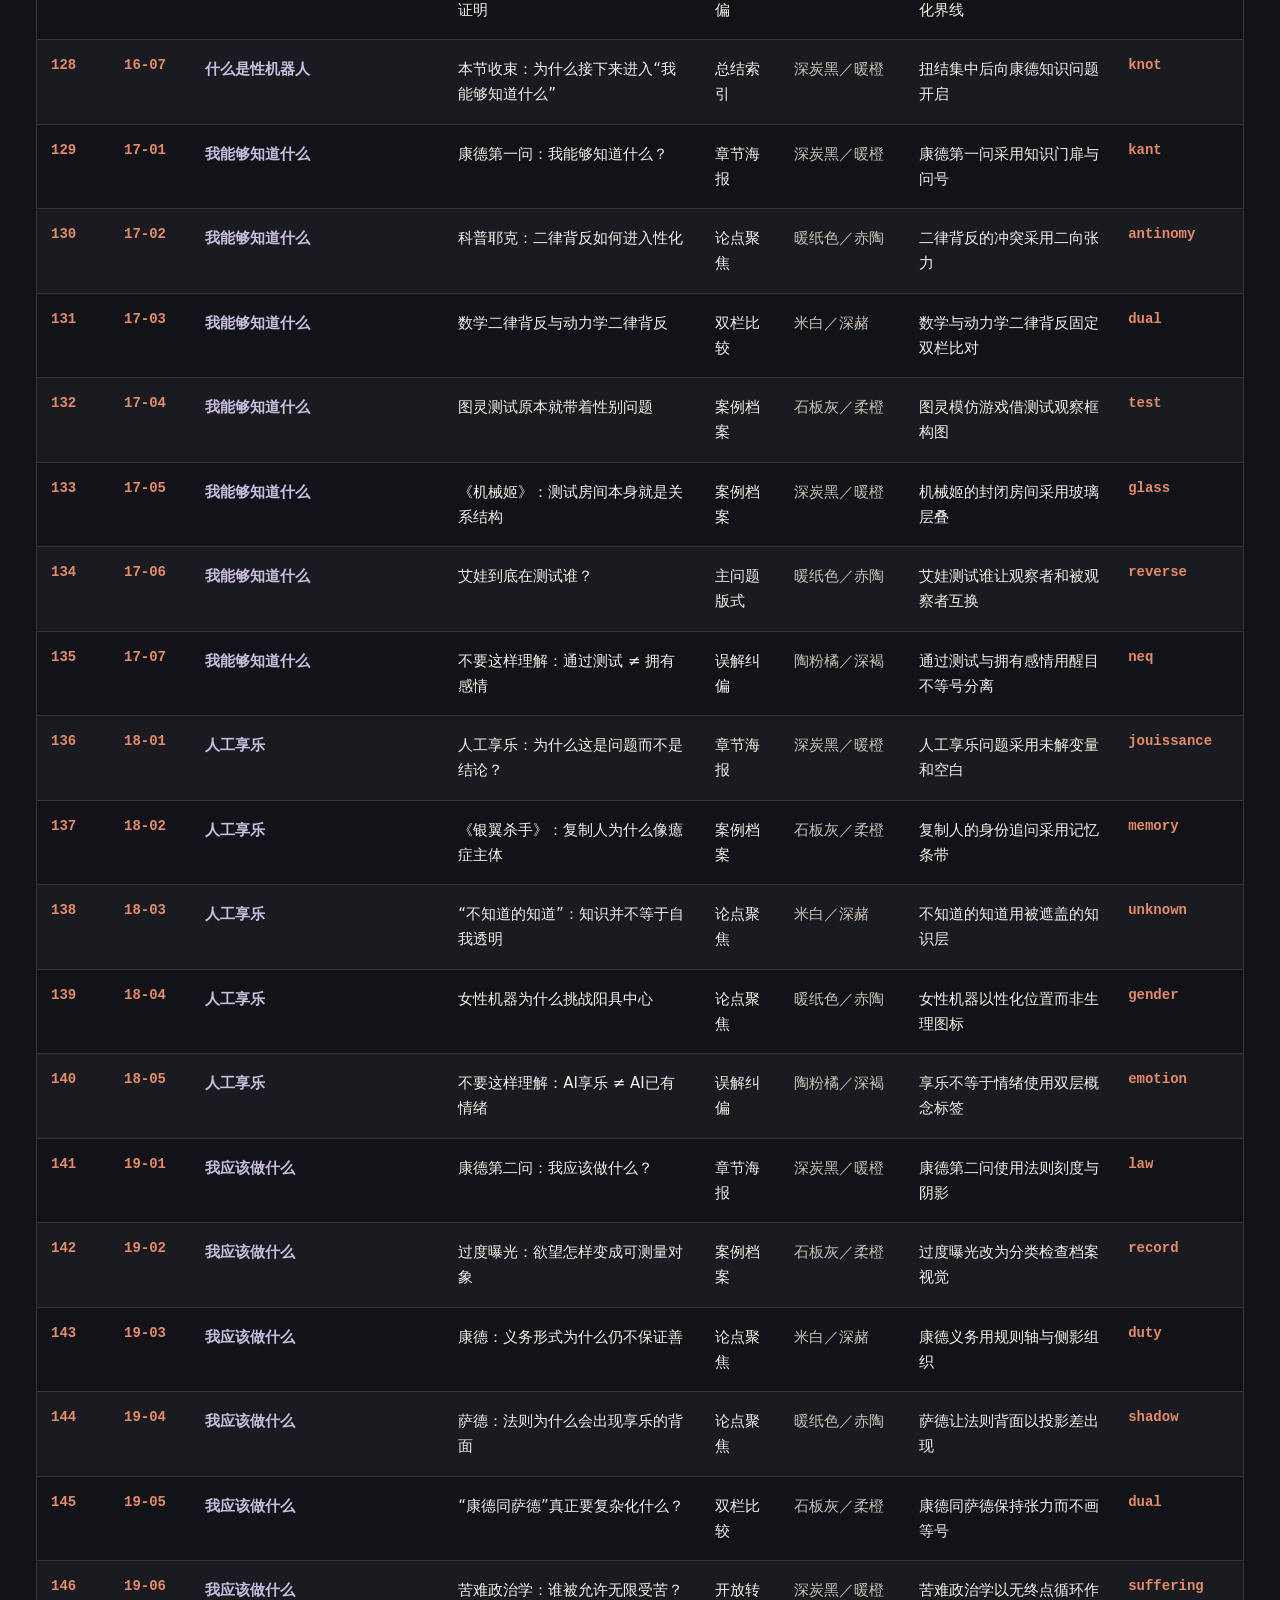
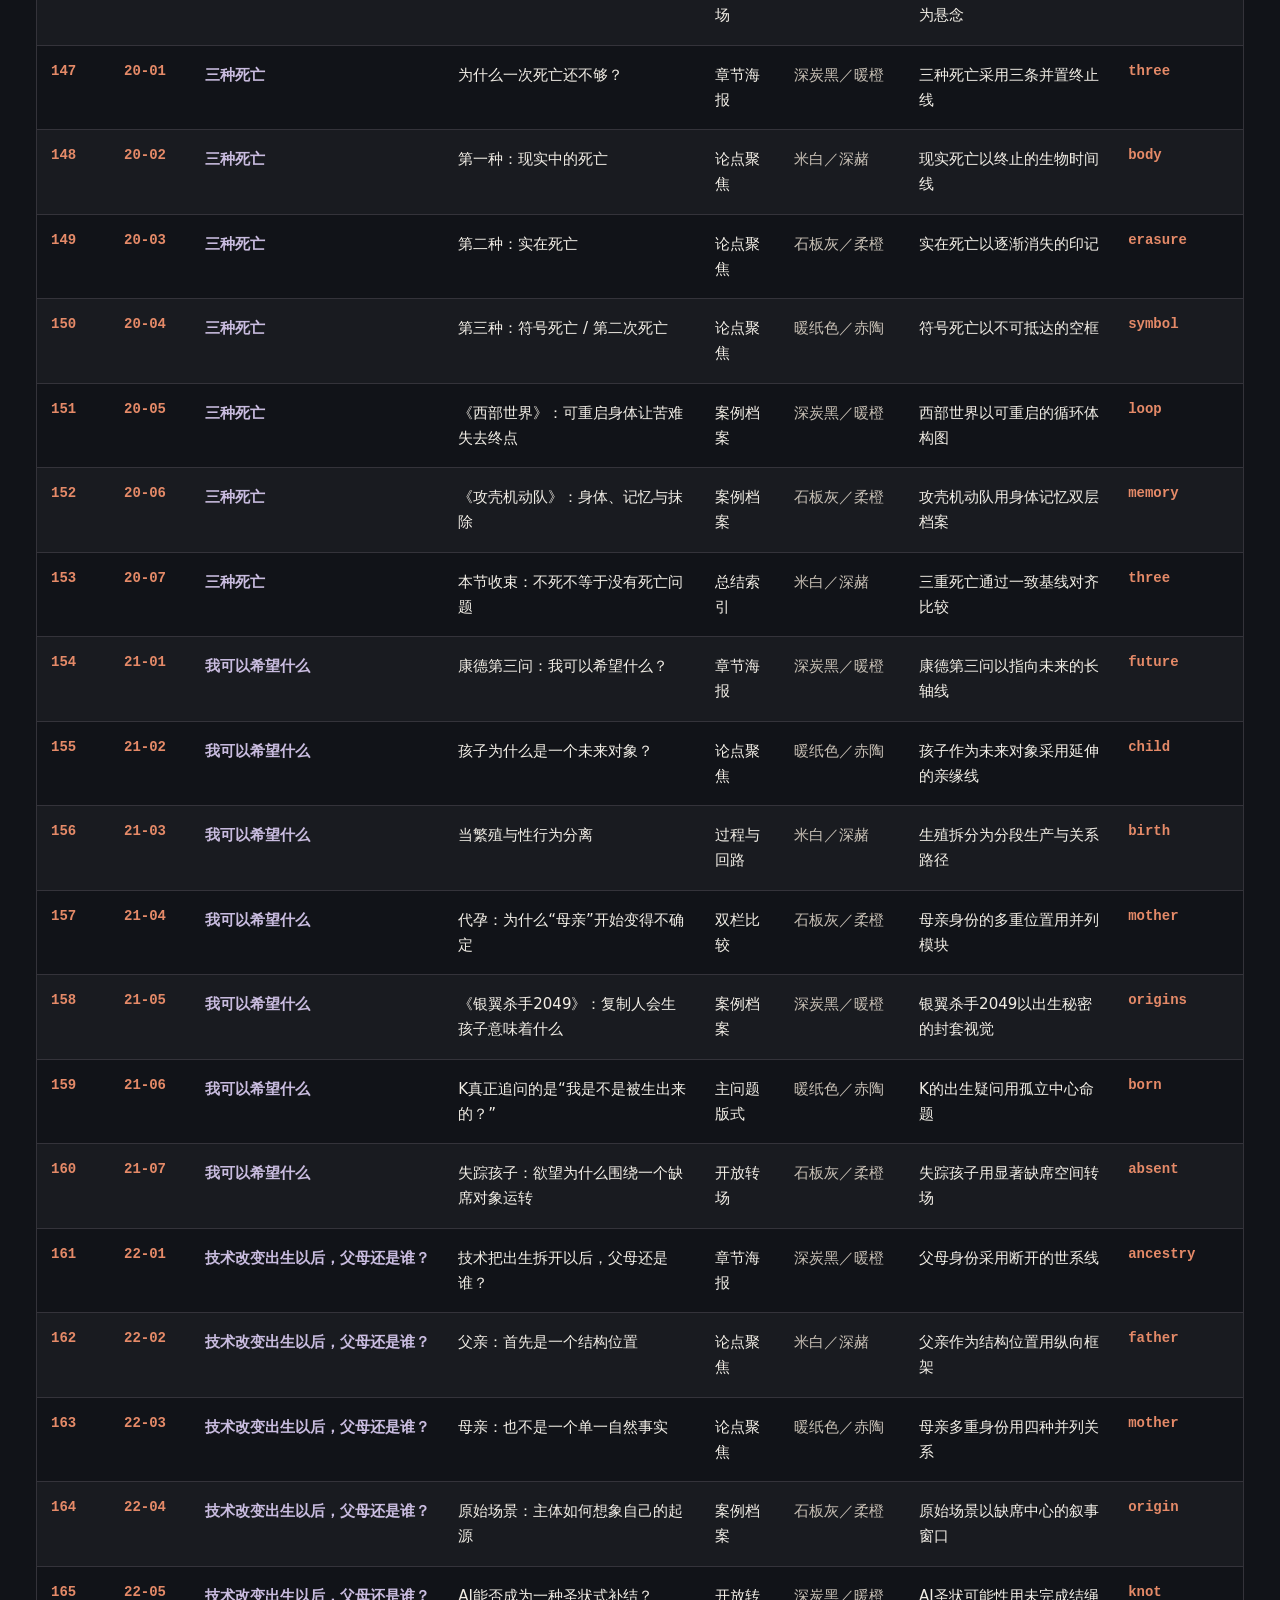
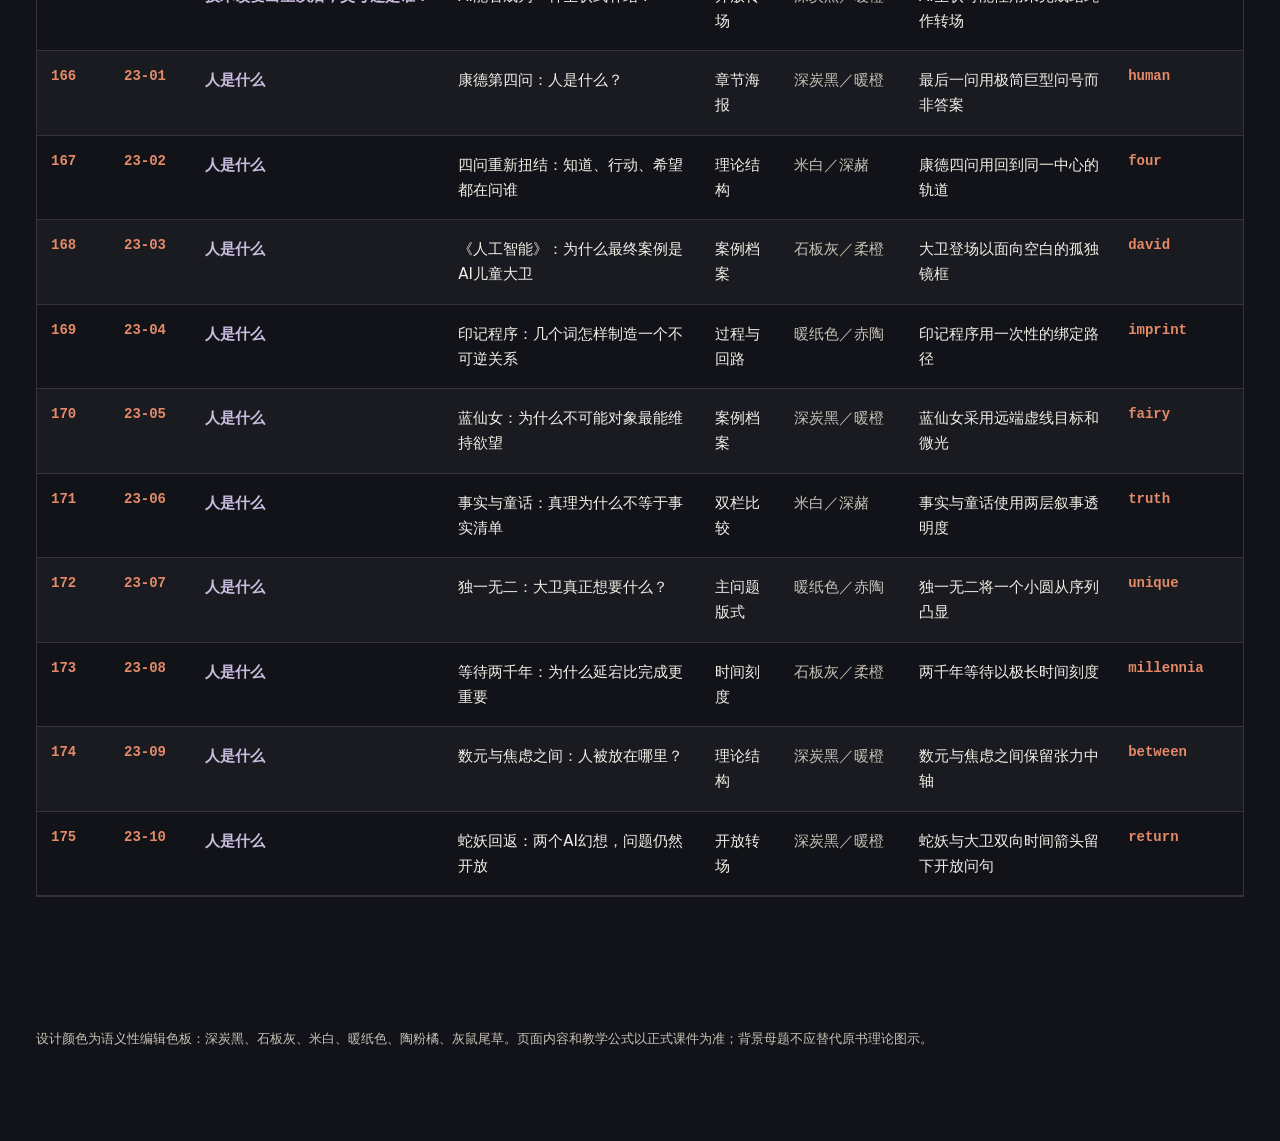
<file: courseware/人工智能的精神分析/v5-page-report.html>
<!doctype html>
<html lang="zh-CN"><head><meta charset="utf-8"><meta name="viewport" content="width=device-width,initial-scale=1">
<title>人工智能的精神分析 · 175页逐页美术修改报告</title>
<style>
:root{color-scheme:dark;--bg:#111318;--ink:#F2EEE6;--muted:#C8C0B5;--accent:#E58A68;--line:#34333a}
*{box-sizing:border-box}body{background:var(--bg);color:var(--ink);font-family:"Noto Sans CJK SC","PingFang SC","Microsoft YaHei UI",system-ui,sans-serif;margin:0}
header{max-width:1480px;margin:0 auto;padding:65px 36px 35px;border-bottom:2px solid var(--line)}small{color:var(--accent);letter-spacing:.15em;font-weight:800}
h1{font-size:clamp(37px,5vw,80px);letter-spacing:-.05em;line-height:1.07;margin:17px 0}header p{max-width:920px;line-height:1.85;color:var(--muted);font-size:17px}
a{color:var(--accent)}.controls{max-width:1480px;margin:auto;padding:28px 36px 20px;display:flex;align-items:center;gap:15px;flex-wrap:wrap}
input,select{background:#22242b;color:var(--ink);border:1px solid #58565a;padding:15px 17px;border-radius:0;font-size:16px}
input{min-width:260px;flex:1}select{min-width:260px}
.stats{font:800 14px Consolas,monospace;color:var(--accent)}
main{max-width:1480px;margin:auto;padding:0 36px 100px}
.table-scroller{overflow:auto;border:1px solid var(--line)}table{width:100%;border-collapse:collapse;min-width:1180px;font-size:15px}
thead{position:sticky;top:0;background:#2c2d35;color:#f7e7de;z-index:1}
th{text-align:left;padding:18px 14px;white-space:nowrap;border-bottom:2px solid var(--accent)}
td{padding:17px 14px;line-height:1.65;vertical-align:top;border-bottom:1px solid var(--line)}tbody tr:nth-child(even){background:#191b20}
tbody tr:hover{background:#24242b}.code{font:800 14px Consolas,monospace;color:var(--accent);white-space:nowrap}
.chapter{font-weight:800;color:#c9bcdf;white-space:nowrap}.detail{max-width:540px}.muted{color:var(--muted)}
mark{background:#69412c;color:#fff}
footer{max-width:1480px;margin:auto;padding:30px 36px 90px;color:var(--muted);font-size:13px;line-height:1.8}
@media print{body{background:white;color:black}input,select,.controls{display:none!important}table{min-width:0;font-size:10px}.table-scroller{overflow:visible}.chapter{color:black}.code{color:black}td{padding:6px}}
</style>
</head>
<body><header><small>V5.0 · INDIVIDUAL ART DIRECTION / 175 SLIDES</small><h1>逐页美术修改台账</h1>
<p>依托现行 23 课 / 175 页课程数据，以及逐页独立编制的设计清单。本表展示每一页的<strong>真实标题、构图、配色、图形母题及具体修改内容</strong>。课程理论正文保持不变。本表是设计实施记录，不替代浏览器截图的视觉验收。</p>
<p><a href="./index.html">← 打开正式课件</a>　·　<a href="./V5-PAGE-CHANGELOG.md">查看 Markdown 版记录</a></p></header>
<section class="controls" aria-label="报告过滤器"><input id="q" type="search" placeholder="搜索页号、标题、设计描述、图形母题" aria-label="搜索"><select id="chapter" aria-label="章节"><option value="">全部 23 课</option></select><span class="stats" id="stats">载入数据中…</span></section>
<main><div class="table-scroller"><table><thead><tr><th>总页码</th><th>页面 ID</th><th>课程</th><th>真实页面标题</th><th>构图</th><th>底色 / 强调色</th><th>本页具体修改</th><th>图形母题</th></tr></thead><tbody id="rows"><tr><td colspan="8">读取课程数据中…</td></tr></tbody></table></div></main>
<footer>设计颜色为语义性编辑色板：深炭黑、石板灰、米白、暖纸色、陶粉橘、灰鼠尾草。页面内容和教学公式以正式课件为准；背景母题不应替代原书理论图示。</footer>
<script src="data/v2-part-1.js"></script><script src="data/v2-part-2.js"></script><script src="data/v2-part-3.js"></script><script src="data/v2-part-4.js"></script><script src="v5-art-plan.js?v=20261008-1"></script>
<script>
(async()=>{
const esc=s=>String(s??'').replace(/[&<>"']/g,c=>({'&':'&amp;','<':'&lt;','>':'&gt;','"':'&quot;',"'":'&#39;'}[c]));
const grams={cover:'章节海报',question:'主问题版式',thesis:'论点聚焦',contrast:'逻辑张力',compare:'双栏比较',diagram:'理论结构',illustration:'图示主导',warning:'误解纠偏',matrix:'并列网格',map:'知识拓扑',timeline:'时间刻度',process:'过程与回路',quote:'引文构图',summary:'总结索引',open:'开放转场',case:'案例档案',formula:'公式主视觉'};
const colors={ink:'深炭黑／暖橙',slate:'石板灰／柔橙',paper:'米白／深赭',cream:'暖纸色／赤陶',clay:'陶粉橘／深褐',sage:'灰鼠尾草／暖褐'};
try{
 if(!window.DecompressionStream)throw Error('需要新版浏览器支持 DecompressionStream');
 const raw=atob(window.__V2_PARTS__.join('')),buf=Uint8Array.from(raw,c=>c.charCodeAt(0));
 const stream=new Blob([buf]).stream().pipeThrough(new DecompressionStream('gzip'));
 const script=await new Response(stream).text();
 window.__V2_COURSES__=[];window.addV2Course=c=>window.__V2_COURSES__.push(c);
 (0,eval)(script);
 let all=[],counter=0;
 for(const c of window.__V2_COURSES__){
  const designs=window.V5_ART_PLANS[c.id];
  if(!designs||designs.length!==c.slides.length)throw Error('课程 '+c.id+' 页数与美术记录不符');
  document.querySelector('#chapter').insertAdjacentHTML('beforeend','<option value="'+esc(c.id)+'">C'+esc(c.id)+' · '+esc(c.title)+'</option>');
  c.slides.forEach((s,i)=>{
   const p=designs[i];counter++;all.push({n:counter,id:c.id+'-'+String(i+1).padStart(2,'0'),course:c.title,courseId:c.id,title:s.t,grammar:grams[p.grammar]||p.grammar,color:colors[p.tone]||p.tone,detail:p.detail,motif:p.motif});
  });
 }
 if(all.length!==175)throw Error('应该是175页，实际为'+all.length);
 const render=()=>{
  const q=document.querySelector('#q').value.trim().toLocaleLowerCase(),chapter=document.querySelector('#chapter').value;
  const visible=all.filter(s=>(!chapter||s.courseId===chapter)&&(!q||Object.values(s).join(' ').toLocaleLowerCase().includes(q)));
  document.querySelector('#rows').innerHTML=visible.map(s=>'<tr><td class="code">'+String(s.n).padStart(3,'0')+'</td><td class="code">'+esc(s.id)+'</td><td class="chapter">'+esc(s.course)+'</td><td>'+esc(s.title)+'</td><td>'+esc(s.grammar)+'</td><td class="muted">'+esc(s.color)+'</td><td class="detail">'+esc(s.detail)+'</td><td class="code">'+esc(s.motif)+'</td></tr>').join('')||'<tr><td colspan="8">没有匹配的页面。</td></tr>';
  document.querySelector('#stats').textContent=visible.length+' / 175 PAGES';
 };
 document.querySelector('#q').addEventListener('input',render);document.querySelector('#chapter').addEventListener('change',render);render();
}catch(err){document.querySelector('#rows').innerHTML='<tr><td colspan="8">加载失败：'+esc(String(err))+'</td></tr>';document.querySelector('#stats').textContent='LOAD ERROR';}
})();
</script></body></html>
</file>
<file: engine/lecture-engine.css>
:root{--orange:#FF5A1F;--orange2:#ff8a3d;--purple:#6E4AFF;--lime:#B9FF4A;--ink:#11131a;--paper:#f4f0e8;--white:#FFFFFF;--black:#000000;--muted:#4c4942;--line:rgba(17,19,26,.18);--shadow:0 20px 70px rgba(8,9,12,.28)}
*{box-sizing:border-box}html,body{width:100%;height:100%;margin:0;overflow:hidden;background:#0b0c10;color:var(--ink);font-family:"Microsoft YaHei UI","PingFang SC","Noto Sans CJK SC",sans-serif}button,input{font:inherit}button{cursor:pointer}button:focus-visible,input:focus-visible{outline:3px solid var(--lime);outline-offset:3px}.hidden{display:none!important}
#app{position:fixed;inset:0;background:radial-gradient(circle at 80% 15%,#482219 0,#121319 38%,#090a0d 72%)}
.grain{pointer-events:none;position:fixed;inset:0;opacity:.16;background-image:repeating-linear-gradient(0deg,transparent 0 3px,rgba(255,255,255,.05) 3px 4px);mix-blend-mode:overlay;z-index:90}
.topline{position:fixed;top:0;left:0;right:0;height:4px;background:linear-gradient(90deg,var(--orange) 0 62%,var(--purple) 62% 79%,var(--lime) 79%);z-index:100}
.eyebrow{font:800 14px/1.2 Consolas,monospace;letter-spacing:.18em;text-transform:uppercase}.tag{display:inline-flex;align-items:center;gap:8px;padding:7px 12px;border:1px solid currentColor;font:800 12px/1 Consolas,monospace;letter-spacing:.08em;text-transform:uppercase}.tag:before{content:"";width:7px;height:7px;background:currentColor}.tag.orange{color:var(--orange)}.tag.purple{color:var(--purple)}.tag.lime{color:#476f00}
.chrome-btn{border:1px solid rgba(255,255,255,.25);background:rgba(15,16,21,.88);color:#fff;padding:10px 14px;min-width:42px;min-height:42px;box-shadow:4px 4px 0 rgba(255,90,31,.28);transition:.15s}.chrome-btn:hover{border-color:var(--orange);transform:translate(-1px,-1px)}
/* HOME */
#homeView{position:absolute;inset:0;overflow:auto;padding:56px clamp(24px,5vw,84px) 80px;color:#fff}.home-head{max-width:1500px;margin:0 auto 42px;display:grid;grid-template-columns:1.35fr .65fr;gap:40px;align-items:end}.home-kicker{color:var(--orange);margin-bottom:18px}.home-title{font-size:clamp(54px,6.5vw,112px);line-height:.9;letter-spacing:-.07em;margin:0;max-width:1000px;font-weight:950}.home-title em{display:block;color:transparent;-webkit-text-stroke:2px var(--orange);font-style:normal}.home-meta{border-left:5px solid var(--orange);padding:18px 0 18px 24px;color:#d4d1ca}.home-meta strong{display:block;color:var(--lime);font:900 32px/1 Consolas,monospace;margin-bottom:10px}.home-actions{display:flex;gap:12px;flex-wrap:wrap;margin-top:20px}.primary{background:var(--orange);color:#111;border:0;padding:14px 20px;font-weight:900;box-shadow:7px 7px 0 var(--purple)}.course-grid{max-width:1500px;margin:auto;display:grid;grid-template-columns:repeat(auto-fit,minmax(280px,1fr));gap:14px}.course-card{position:relative;text-align:left;min-height:190px;border:1px solid rgba(255,255,255,.18);background:linear-gradient(145deg,rgba(255,255,255,.07),rgba(255,255,255,.02));color:#fff;padding:22px 22px 18px;overflow:hidden;transition:.2s}.course-card:before{content:attr(data-id);position:absolute;right:-6px;top:-18px;color:rgba(255,90,31,.13);font:950 92px/1 Consolas,monospace}.course-card:hover{border-color:var(--orange);background:rgba(255,90,31,.1);transform:translateY(-3px)}.course-card h2{position:relative;margin:30px 0 12px;font-size:25px;line-height:1.15}.card-foot{display:flex;justify-content:space-between;color:#aaa;font:700 12px Consolas,monospace}.card-hook{color:#d7d2c8;line-height:1.55;font-size:14px;min-height:44px}
/* STAGE */
#lectureView{position:absolute;inset:0}.stage-wrap{position:absolute;inset:0;display:grid;place-items:center;padding:52px 24px 74px}.stage{position:relative;width:1600px;height:900px;transform-origin:center;background:var(--paper);overflow:hidden;box-shadow:var(--shadow);isolation:isolate}.stage:after{content:"";position:absolute;inset:0;pointer-events:none;background:linear-gradient(115deg,transparent 0 67%,rgba(255,90,31,.035) 67%)}
.slide-shell{position:absolute;inset:0;padding:58px 72px 58px 82px;display:grid;grid-template-rows:auto 1fr auto;gap:24px}.slide-shell.dark{background:#111318;color:#fff}.slide-shell.orange{background:var(--orange);color:#111}.slide-shell.light{background:var(--paper);color:var(--ink)}
.slide-header{display:flex;align-items:start;justify-content:space-between;gap:30px;z-index:2}.slide-course{display:flex;align-items:center;gap:16px;color:var(--orange);font:900 14px/1 Consolas,monospace;letter-spacing:.14em}.slide-course:before{content:"";display:block;width:44px;height:9px;background:currentColor}.slide-shell.orange .slide-course{color:#111}.slide-type{border:1px solid currentColor;padding:7px 11px;font:800 12px/1 Consolas,monospace;letter-spacing:.08em;opacity:1}.slide-body{position:relative;min-height:0;z-index:2}.slide-title{font-size:67px;line-height:1.02;letter-spacing:-.05em;margin:0 0 26px;font-weight:950;max-width:1280px}.slide-deck{font-size:20px;line-height:1.5;max-width:1040px;color:var(--muted);margin-bottom:26px}.dark .slide-deck{color:#dedbd3}.point-list{list-style:none;padding:0;margin:0;display:grid;gap:14px;max-width:1120px}.point{position:relative;font-size:25px;line-height:1.45;padding:17px 22px 17px 58px;border-left:7px solid var(--orange);background:rgba(255,255,255,.52);box-shadow:0 1px 0 rgba(0,0,0,.08)}.point:before{content:attr(data-n);position:absolute;left:18px;top:20px;color:var(--orange);font:900 17px Consolas,monospace}.dark .point{background:rgba(255,255,255,.065)}.orange .point{background:rgba(17,19,26,.08);border-color:#111}.orange .point:before{color:#111}
[data-step]{transition:opacity .25s ease,transform .25s ease,filter .25s ease}[data-step].unrevealed{opacity:.42;transform:translateY(5px);filter:none}.slide-footer{display:grid;grid-template-columns:1fr auto;gap:24px;align-items:end;font-size:12px}.source{max-width:1150px;color:var(--muted);line-height:1.45}.dark .source{color:#d0ccc3}.page-code{font:900 18px/1 Consolas,monospace;letter-spacing:.08em}.terms{display:flex;gap:8px;flex-wrap:wrap;margin-top:22px}.term{padding:8px 11px;border:1px solid var(--line);font:800 12px/1 Consolas,monospace}.dark .term{border-color:rgba(255,255,255,.25)}
.formula{font:900 44px/1.35 Georgia,"Times New Roman",serif;white-space:pre-line;padding:28px 34px;border:2px solid currentColor;box-shadow:12px 12px 0 var(--orange);display:inline-block;max-width:100%;margin:5px 0 25px}.ornament{position:absolute;right:40px;bottom:25px;width:360px;height:260px;opacity:.18;pointer-events:none}.ornament .o-ring{position:absolute;border:16px solid var(--orange);border-radius:50%;inset:20px}.ornament .o-line{position:absolute;width:100%;height:5px;background:var(--purple);top:50%;transform:rotate(-28deg)}
/* 22 distinctive page grammars */
.layout-chapter .slide-title{font-size:94px;max-width:1050px}.layout-chapter .slide-body:after{content:"COURSE";position:absolute;right:0;bottom:-60px;color:rgba(255,255,255,.06);font:950 240px/1 Consolas}.layout-hook .slide-title,.layout-question .slide-title{font-size:84px}.layout-hook .point-list,.layout-question .point-list{grid-template-columns:repeat(3,1fr);max-width:none}.layout-statement .slide-title{max-width:1450px}.layout-split-left .slide-body,.layout-split-right .slide-body{display:grid;grid-template-columns:1.1fr .9fr;gap:60px}.layout-split-right .point-list{grid-column:2}.layout-compare .point-list{grid-template-columns:1fr 1fr;max-width:none}.layout-triad .point-list{grid-template-columns:repeat(3,1fr);max-width:none}.layout-quad .point-list{grid-template-columns:repeat(2,1fr);max-width:none}.layout-timeline .point-list{grid-template-columns:repeat(3,1fr);max-width:none;border-top:5px solid var(--orange);padding-top:25px}.layout-process .point{border-left:0;border-top:8px solid var(--orange)}.layout-diagram .point-list{max-width:840px}.layout-quote .slide-title:before{content:"“";color:var(--orange);font:950 120px/0 serif;margin-right:10px}.layout-cards .point-list{grid-template-columns:repeat(3,1fr);max-width:none}.layout-editorial .slide-title{font-family:Georgia,"SimSun",serif;font-weight:800}.layout-signal .slide-body{border:2px solid currentColor;padding:32px}.layout-summary .point-list{grid-template-columns:repeat(3,1fr);max-width:none}.layout-summary .point{min-height:180px}.layout-next .slide-title{font-size:92px}.layout-next .point{font-size:34px;background:transparent;border:0;padding-left:0}.layout-map .point-list{display:flex;align-items:center;justify-content:space-around;max-width:none}.layout-misconception .slide-title{color:var(--orange)}.layout-misconception .point{border-color:var(--purple)}.layout-formula-step .slide-title{font-size:55px}.layout-formula-step .point-list{max-width:770px}.layout-case .slide-title{font-family:Georgia,"SimSun",serif}.layout-case .slide-body:after{content:"CASE FILE";position:absolute;right:0;top:10px;border:2px solid var(--orange);color:var(--orange);padding:14px 18px;font:900 22px Consolas;transform:rotate(4deg)}.layout-matrix .point-list{grid-template-columns:repeat(2,1fr)}.layout-axis .point-list{border-left:12px solid var(--purple);padding-left:28px}.layout-terminal .slide-shell{background:#0e1014;color:#d6ffb0}.layout-terminal .slide-title{font-family:Consolas,monospace}.layout-poster .slide-title{text-transform:uppercase;color:var(--orange)}
/* CHROME + PANELS */
.lecture-chrome{position:absolute;left:18px;right:18px;bottom:16px;display:grid;grid-template-columns:1fr auto 1fr;align-items:center;gap:16px;color:#fff;z-index:40}.hud{display:flex;align-items:center;gap:14px;font:800 13px Consolas,monospace}.hud strong{color:var(--orange)}.progress-track{height:3px;background:rgba(255,255,255,.16);width:170px}.progress-fill{height:100%;background:var(--orange)}.nav-cluster{display:flex;gap:7px}.right-tools{display:flex;justify-content:flex-end;gap:7px}.notes-drawer{position:absolute;right:18px;top:52px;bottom:75px;width:min(460px,42vw);z-index:50;background:rgba(15,16,20,.97);color:#eee;border:1px solid rgba(255,255,255,.18);padding:24px;box-shadow:var(--shadow);overflow:auto}.notes-drawer h2{color:var(--orange);margin:0 0 18px}.notes-drawer p{font-size:16px;line-height:1.8}.notes-drawer .cue{border-left:4px solid var(--lime);padding-left:14px;color:#cfd5c7}
.ink-toolbar{position:absolute;left:50%;transform:translateX(-50%);top:14px;z-index:55;display:flex;align-items:center;gap:6px;padding:7px;background:rgba(10,11,15,.93);border:1px solid rgba(255,255,255,.2);color:#fff}.tool-swatch{width:30px;height:30px;border:2px solid #777}.tool-swatch.active{border-color:var(--lime);transform:scale(1.08)}#annotationCanvas{position:absolute;inset:0;width:1600px;height:900px;z-index:30;pointer-events:none;touch-action:none}.draw-on #annotationCanvas{pointer-events:auto;cursor:crosshair}
.modal-backdrop{position:absolute;inset:0;z-index:70;background:rgba(4,5,8,.87);display:grid;place-items:center;padding:5vh 5vw;color:#fff}.panel{width:min(1320px,94vw);max-height:88vh;overflow:auto;background:#14161c;border:1px solid #42444b;box-shadow:16px 16px 0 rgba(255,90,31,.32);padding:30px}.panel-head{position:sticky;top:-30px;background:#14161c;z-index:2;display:flex;justify-content:space-between;align-items:center;padding:4px 0 22px}.panel h2{font-size:42px;margin:0}.modal-grid{display:grid;grid-template-columns:repeat(auto-fit,minmax(240px,1fr));gap:10px}.modal-item{text-align:left;color:#fff;background:#1e2027;border:1px solid #34363e;padding:16px}.modal-item:hover{border-color:var(--orange)}.modal-item small{color:var(--orange);font:800 12px Consolas}.search-input{width:100%;background:#0e0f13;color:#fff;border:2px solid var(--orange);padding:16px 18px;font-size:22px;margin-bottom:18px}.search-results{display:grid;gap:8px}.search-hit{display:grid;grid-template-columns:90px 1fr;gap:15px;background:#1c1e24;border:0;color:#fff;text-align:left;padding:13px}.search-hit strong{color:var(--orange)}.map-grid{display:grid;grid-template-columns:repeat(6,1fr);gap:10px;position:relative}.map-node{min-height:118px;text-align:left;border:1px solid #444;background:#1a1c22;color:#fff;padding:13px}.map-node:nth-child(3n){border-color:var(--purple)}.map-node:nth-child(4n){border-color:var(--lime)}.map-node strong{display:block;color:var(--orange);font:900 20px Consolas;margin-bottom:8px}.toast{position:absolute;left:50%;bottom:88px;transform:translateX(-50%);z-index:99;background:#111;color:#fff;border-left:6px solid var(--orange);padding:12px 18px;box-shadow:var(--shadow)}
@media(max-width:900px){.home-head{grid-template-columns:1fr}.home-title{font-size:58px}.course-grid{grid-template-columns:1fr}.lecture-chrome{grid-template-columns:1fr auto}.right-tools{display:none}.hud .progress-track{display:none}}
@media(prefers-reduced-motion:reduce){*,*:before,*:after{scroll-behavior:auto!important;transition:none!important;animation:none!important}}
@media print{body{overflow:auto;background:#fff}.lecture-chrome,.ink-toolbar,.notes-drawer,.topline,.grain{display:none!important}.stage-wrap{position:static;padding:0}.stage{transform:none!important;box-shadow:none;page-break-after:always}}
/* === High-contrast + true presentation fullscreen patch === */
.slide-shell.light .slide-deck{color:#4c4942}
.slide-shell.light .source{color:#514d46;font-size:13px;font-weight:600}
.slide-shell.light .slide-type{color:#3f3b35;border-color:#6f6a61;background:rgba(255,255,255,.35)}
.slide-shell.light .term{color:#25231f;border-color:rgba(17,19,26,.32);background:rgba(255,255,255,.28)}
.slide-shell.light .point{color:#17181d;background:rgba(255,255,255,.74)}
.slide-shell.dark .point{color:#f5f2eb;background:rgba(255,255,255,.10)}
.slide-shell.dark .slide-type{color:#f2eee5;border-color:rgba(255,255,255,.48)}
.slide-shell.dark .term{color:#eee9df;border-color:rgba(255,255,255,.42)}
.slide-shell.orange .slide-deck,.slide-shell.orange .source{color:#29231f}
.slide-shell.orange .slide-type{color:#161616;border-color:#2c211b}
.slide-shell.orange .term{color:#171513;border-color:rgba(17,19,26,.4)}
[data-step].unrevealed{opacity:.42!important;filter:none!important}
[data-step]:not(.unrevealed){opacity:1!important;filter:none!important}
#lectureView:fullscreen{background:#000;width:100vw;height:100vh}
#lectureView:fullscreen .stage-wrap{inset:0;padding:0!important}
#lectureView:fullscreen .stage{box-shadow:none}
#lectureView:fullscreen .lecture-chrome{bottom:8px;left:10px;right:10px;opacity:.18;transition:opacity .2s ease}
#lectureView:fullscreen .lecture-chrome:hover{opacity:1}
#lectureView:fullscreen .notes-drawer{top:12px;bottom:60px}
#lectureView:fullscreen .ink-toolbar{top:8px}
#lectureView:-webkit-full-screen{background:#000;width:100vw;height:100vh}
#lectureView:-webkit-full-screen .stage-wrap{inset:0;padding:0!important}
#lectureView:-webkit-full-screen .stage{box-shadow:none}
</file>
<file: courseware/人工智能的精神分析/v3-style.css>
:root{
  --orange:#D86B45;
  --orange2:#E58A68;
  --purple:#6756A8;
  --lime:#AFCB69;
  --ink:#18191E;
  --paper:#F2EEE6;
  --muted:#625E57;
  --line:rgba(24,25,30,.16);
  --charcoal:#111318;
  --graphite:#1A1C22;
  --soft-orange:#E9B29D;
  --shadow:0 20px 70px rgba(8,9,12,.24);
}

/* V3: EVA chapter posters + editorial body pages */
#app{background:radial-gradient(circle at 82% 12%,#3a2924 0,#15161b 38%,#0b0c10 76%)}
.topline{height:3px;background:linear-gradient(90deg,var(--orange) 0 64%,var(--purple) 64% 82%,var(--lime) 82%)}
.grain{opacity:.11}
.chrome-btn{box-shadow:3px 3px 0 rgba(216,107,69,.18)}
.primary{background:var(--orange);box-shadow:6px 6px 0 var(--purple)}

/* Home: grouped course architecture */
#homeView{padding-top:48px}
.home-head{margin-bottom:34px}
.home-title{letter-spacing:-.055em}
.home-meta{border-left-color:var(--orange)}
.course-grid.v3-grouped{display:block;max-width:1500px}
.v3-course-group{margin:26px 0 38px}
.v3-group-head{display:flex;align-items:end;justify-content:space-between;gap:20px;border-bottom:1px solid rgba(255,255,255,.16);padding:0 2px 12px;margin-bottom:12px}
.v3-group-head b{font-size:25px;letter-spacing:-.02em}
.v3-group-head span{color:#a9a59d;font:700 12px Consolas,monospace;letter-spacing:.08em}
.v3-group-grid{display:grid;grid-template-columns:repeat(auto-fit,minmax(250px,1fr));gap:10px}
.course-card{min-height:150px;padding:17px 18px 15px}
.course-card:before{font-size:74px;top:-13px;color:rgba(216,107,69,.11)}
.course-card h2{font-size:22px;margin:22px 0 8px}
.card-hook{font-size:13px;line-height:1.45;min-height:38px}
.card-foot{font-size:11px}
.tag{padding:6px 10px;font-size:11px}

/* Stage and typography */
.stage{background:var(--paper)}
.slide-shell{padding:54px 74px 48px 80px;gap:18px}
.slide-shell.light{background:var(--paper);color:var(--ink)}
.slide-shell.dark{background:var(--charcoal);color:#fff}
.slide-shell.orange{background:#D98968;color:#17181d}
.slide-shell.v3-theme-case{background:var(--graphite);color:#f6f1e8}
.slide-shell.v3-theme-warning{background:#D98968;color:#17181d}
.slide-shell.v3-theme-core{background:var(--charcoal);color:#fff}
.slide-header{align-items:center}
.slide-course{color:var(--orange);font-size:13px;letter-spacing:.13em}
.slide-course:before{width:38px;height:7px}
.slide-type{border:0;padding:0;font-size:11px;letter-spacing:.1em;color:var(--muted)}
.dark .slide-type,.v3-theme-case .slide-type,.v3-theme-core .slide-type{color:#bdb8af}
.slide-title{font-size:66px;line-height:1.04;letter-spacing:-.045em;margin:0 0 18px;font-weight:800;max-width:1370px;text-wrap:balance}
.slide-title.v3-title-short{font-size:78px}
.slide-title.v3-title-medium{font-size:66px}
.slide-title.v3-title-long{font-size:54px;line-height:1.08}
.slide-title.v3-title-xlong{font-size:47px;line-height:1.11}
.slide-deck{font-size:21px;line-height:1.55;max-width:1080px;margin:0 0 22px;color:var(--muted)}
.v3-hide-deck{display:none!important}
.dark .slide-deck,.v3-theme-case .slide-deck,.v3-theme-core .slide-deck{color:#d3cec5}

/* Information-rich body: hierarchy rather than boxes */
.point-list{gap:10px;max-width:1260px}
.point{font-size:27px;line-height:1.48;padding:12px 18px 12px 22px;border-left:4px solid rgba(216,107,69,.75);background:transparent;box-shadow:none;font-weight:450}
.point:before{display:none}
.point-list.v3-numbered .point{padding-left:64px}
.point-list.v3-numbered .point:before{display:block;left:18px;top:16px;color:var(--orange);font-size:16px}
.dark .point,.v3-theme-case .point,.v3-theme-core .point{background:transparent}
.orange .point,.v3-theme-warning .point{background:rgba(255,255,255,.14);border-color:#292018}
[data-step].unrevealed{opacity:.23;transform:translateY(3px);filter:none}

/* Per-block source identity */
.v3-point{display:grid;grid-template-columns:92px minmax(0,1fr);gap:14px;align-items:start;border-left:0;padding-left:0}
.v3-point-badge{display:inline-flex;justify-content:center;align-items:center;min-height:28px;padding:5px 8px;border-radius:2px;font:800 11px/1 Consolas,monospace;letter-spacing:.08em;margin-top:5px;border:1px solid currentColor}
.v3-point-text{display:block;min-width:0}
.v3-badge-book{color:var(--orange)}
.v3-badge-explain{color:var(--purple)}
.v3-badge-extension{color:#748C42}
.dark .v3-badge-explain,.v3-theme-case .v3-badge-explain,.v3-theme-core .v3-badge-explain{color:#A899E7}
.dark .v3-badge-extension,.v3-theme-case .v3-badge-extension,.v3-theme-core .v3-badge-extension{color:#C2D88A}

/* Terms only when concept is first/formally introduced */
.terms{margin-top:15px;gap:7px}
.term{padding:6px 9px;font-size:11px;border-color:var(--line);color:var(--muted)}
.dark .term,.v3-theme-case .term,.v3-theme-core .term{color:#c9c4ba;border-color:rgba(255,255,255,.2)}
.terms.v3-terms-hidden{display:none}

/* Sources and page code */
.slide-footer{font-size:13px;align-items:end}
.source{font-size:14px;line-height:1.35;max-width:1180px;color:#777169}
.dark .source,.v3-theme-case .source,.v3-theme-core .source{color:#aaa59c}
.page-code{font-size:16px;color:var(--muted)}
.dark .page-code,.v3-theme-case .page-code,.v3-theme-core .page-code{color:#c4beb5}

/* Chapter posters: remove ordinary lecture furniture */
.layout-chapter{background:var(--charcoal)!important;color:#fff!important;padding:72px 84px 64px}
.layout-chapter .slide-header{position:relative;z-index:4}
.layout-chapter .slide-type{display:none}
.layout-chapter .slide-body{display:flex;flex-direction:column;justify-content:center;min-height:0;padding-right:300px}
.layout-chapter .slide-title{font-size:98px!important;line-height:.98;max-width:1040px;margin-bottom:28px;color:#fff}
.layout-chapter .point-list,.layout-chapter .terms,.layout-chapter .source{display:none!important}
.layout-chapter .slide-footer{grid-template-columns:1fr auto}
.layout-chapter .page-code{color:#918b82}
.layout-chapter .chapter-hook{max-width:930px;font-size:30px;line-height:1.42;color:#d7d1c7;margin:0}
.layout-chapter .chapter-poster-number{position:absolute;right:72px;top:115px;font:900 245px/.78 Consolas,monospace;color:rgba(216,107,69,.13);letter-spacing:-.08em;z-index:1}
.layout-chapter .chapter-stripe{position:absolute;right:0;top:0;width:220px;height:100%;background:linear-gradient(162deg,transparent 0 34%,rgba(216,107,69,.96) 34% 45%,transparent 45% 100%);opacity:.82;z-index:0}
.layout-chapter .chapter-code{margin-top:24px;color:var(--orange);font:800 13px Consolas,monospace;letter-spacing:.14em}
.layout-chapter .ornament{display:block;right:130px;bottom:70px;opacity:.12}

/* Layout grammars: flexible, not fake three-column variety */
.layout-hook .point-list,.layout-question .point-list{display:grid;grid-template-columns:1fr;max-width:1240px}
.layout-question .slide-title,.layout-hook .slide-title{max-width:1320px}
.layout-triad .point-list,.layout-summary .point-list,.layout-cards .point-list{grid-template-columns:repeat(3,minmax(0,1fr));max-width:none;gap:18px}
.layout-triad .point,.layout-summary .point,.layout-cards .point{font-size:24px;padding:20px 18px;min-height:150px;border-top:5px solid var(--orange);border-left:0;background:rgba(255,255,255,.28)}
.dark.layout-triad .point,.dark.layout-summary .point,.dark.layout-cards .point{background:rgba(255,255,255,.05)}
.layout-quad .point-list,.layout-matrix .point-list{grid-template-columns:repeat(2,minmax(0,1fr));max-width:none;gap:18px}
.layout-compare .point-list{grid-template-columns:repeat(2,minmax(0,1fr));gap:22px}
.layout-split-left .slide-body,.layout-split-right .slide-body{grid-template-columns:minmax(0,1.2fr) minmax(380px,.8fr);gap:54px}
.layout-split-right .slide-body{grid-template-columns:minmax(380px,.8fr) minmax(0,1.2fr)}
.layout-split-left.v3-split-balanced .slide-body,.layout-split-right.v3-split-balanced .slide-body{grid-template-columns:1fr 1fr}
.layout-timeline .point-list{grid-template-columns:repeat(3,minmax(0,1fr));gap:18px;border-top:4px solid var(--orange);padding-top:20px}
.layout-process .point{border-left:0;border-top:5px solid var(--orange)}
.layout-diagram .point-list{max-width:1020px}
.layout-formula-step .slide-title{font-size:55px}
.layout-case .slide-title{font-family:"Microsoft YaHei UI","PingFang SC",sans-serif;font-weight:800}
.layout-case .slide-body:after{display:none}
.layout-case .case-kicker{display:inline-block;margin-bottom:14px;color:var(--orange);font:900 15px Consolas,monospace;letter-spacing:.16em}
.layout-case .point-list{display:grid;grid-template-columns:1.05fr .95fr;max-width:none;gap:20px}
.layout-case .point{border:1px solid rgba(255,255,255,.15);padding:48px 22px 22px;position:relative;background:rgba(255,255,255,.035);font-size:24px}
.layout-case .point:after{position:absolute;left:21px;top:18px;font:900 12px Consolas,monospace;letter-spacing:.1em;color:var(--orange)}
.layout-case .point:nth-child(1):after{content:"发生了什么？"}
.layout-case .point:nth-child(2):after{content:"它帮我们理解什么？"}
.layout-case .point:nth-child(n+3){grid-column:1/-1;min-height:auto;padding-top:42px}
.layout-case .point:nth-child(n+3):after{content:"与原书的连接"}

/* Formula pages: formula is the visual center */
.formula{font-family:"Cambria Math","STIX Two Math","STIXGeneral","Times New Roman",serif;font-size:48px;line-height:1.38;padding:30px 34px;border:1px solid currentColor;box-shadow:10px 10px 0 var(--orange);margin:8px 0 22px}
.layout-formula-step .formula{font-size:58px;min-width:54%;max-width:900px}
.layout-formula-step .point-list{max-width:900px}

/* Meaningful SVG teaching visuals */
.v3-visual-layout{display:grid!important;grid-template-columns:minmax(0,1.1fr) minmax(420px,.9fr);gap:48px;align-items:center}
.v3-copy{min-width:0}
.v3-visual{min-width:0;align-self:center;border-left:1px solid rgba(24,25,30,.14);padding-left:34px}
.dark .v3-visual,.v3-theme-case .v3-visual,.v3-theme-core .v3-visual{border-color:rgba(255,255,255,.16)}
.v3-visual svg{display:block;width:100%;height:auto;max-height:510px;overflow:visible}
.v3-visual .svg-line{stroke:var(--orange);stroke-width:5;fill:none}
.v3-visual .svg-soft{stroke:var(--purple);stroke-width:4;fill:none}
.v3-visual .svg-node{fill:rgba(216,107,69,.1);stroke:var(--orange);stroke-width:2}
.dark .v3-visual .svg-node,.v3-theme-case .v3-visual .svg-node,.v3-theme-core .v3-visual .svg-node{fill:rgba(216,107,69,.12)}
.v3-visual .svg-label{font:700 22px "Microsoft YaHei UI",sans-serif;fill:currentColor}
.v3-visual .svg-small{font:600 16px "Microsoft YaHei UI",sans-serif;fill:var(--muted)}
.dark .v3-visual .svg-small,.v3-theme-case .v3-visual .svg-small,.v3-theme-core .v3-visual .svg-small{fill:#bfb9b0}
.ornament{display:none}
.layout-chapter .ornament,.v3-theme-warning .ornament,.v3-theme-core .ornament{display:block}

/* Four discourse interactive rotator */
.v3-discourse-rotator{position:relative;min-height:470px;border:1px solid rgba(24,25,30,.18);padding:34px;background:rgba(255,255,255,.18)}
.dark .v3-discourse-rotator,.v3-theme-core .v3-discourse-rotator{border-color:rgba(255,255,255,.18);background:rgba(255,255,255,.035)}
.discourse-caption{display:flex;justify-content:space-between;align-items:center;gap:18px;margin-bottom:28px}
.discourse-name{font-size:28px;font-weight:800;color:var(--orange)}
.discourse-help{font:700 12px Consolas,monospace;letter-spacing:.08em;color:var(--muted)}
.discourse-grid{display:grid;grid-template-columns:1fr 1fr;grid-template-rows:1fr 1fr;gap:34px 48px;position:relative}
.discourse-grid:before{content:"";position:absolute;left:50%;top:7%;bottom:7%;width:1px;background:rgba(24,25,30,.2)}
.discourse-grid:after{content:"";position:absolute;left:7%;right:7%;top:50%;height:1px;background:rgba(24,25,30,.2)}
.dark .discourse-grid:before,.dark .discourse-grid:after,.v3-theme-core .discourse-grid:before,.v3-theme-core .discourse-grid:after{background:rgba(255,255,255,.2)}
.discourse-slot{position:relative;z-index:1;min-height:145px;padding:15px;background:var(--paper);border-top:4px solid var(--purple);display:flex;flex-direction:column;justify-content:center;align-items:center;text-align:center;color:var(--ink)}
.dark .discourse-slot,.v3-theme-core .discourse-slot{background:#191b21;color:#fff}
.discourse-pos{font:700 12px Consolas,monospace;color:var(--muted);letter-spacing:.08em;margin-bottom:10px}
.discourse-value{font:900 46px/1 "Cambria Math","Times New Roman",serif;transition:transform .28s ease,color .28s ease}
.discourse-slot.v3-pulse .discourse-value{transform:scale(1.14);color:var(--orange)}
.discourse-arrow{position:absolute;left:43%;right:43%;top:23%;z-index:3;color:var(--orange);font-size:26px;text-align:center}
.discourse-divider{position:absolute;left:9%;right:9%;top:50%;z-index:3;height:4px;background:var(--orange);opacity:.72}
.v3-discourse-marker{position:absolute;width:1px;height:1px;overflow:hidden;opacity:0;pointer-events:none}
.v3-rotate-btn{border:1px solid var(--orange);background:transparent;color:inherit;padding:8px 11px;font:800 12px Consolas,monospace;letter-spacing:.06em}

/* Presenter view */
#lectureView:has(.notes-drawer:not(.hidden)) .stage-wrap{right:490px}
#lectureView:has(.notes-drawer:not(.hidden)) .lecture-chrome{right:500px}
.notes-drawer{width:460px;top:28px;bottom:28px;right:18px;padding:26px 26px 30px;border-color:rgba(255,255,255,.16)}
.notes-drawer h2{font-size:28px}
.notes-drawer p{font-size:16px;line-height:1.75}

/* Annotation toolbar: vertical and out of title area */
.ink-toolbar{left:auto;right:14px;top:50%;transform:translateY(-50%);flex-direction:column;padding:8px;width:56px;max-height:88vh;overflow:auto}
.ink-toolbar .chrome-btn{padding:8px;min-width:38px;min-height:38px}
.ink-toolbar input[data-width]{writing-mode:vertical-lr;direction:rtl;width:32px;height:100px}
.tool-swatch{width:28px;height:28px;flex:0 0 auto}
.draw-on .right-tools{padding-right:60px}

/* Fullscreen: pure lecture canvas until pointer reaches bottom */
#lectureView:fullscreen .lecture-chrome{opacity:0;pointer-events:none;transform:translateY(18px);transition:opacity .18s ease,transform .18s ease}
#lectureView:fullscreen .lecture-chrome.v3-chrome-visible,#lectureView:fullscreen .lecture-chrome.v3-chrome-pinned{opacity:1;pointer-events:auto;transform:translateY(0)}

/* Knowledge map: actual relationship graph */
.kg-shell{position:relative;min-width:1120px;height:790px;margin-top:12px;border:1px solid #353840;background:radial-gradient(circle at 20% 20%,rgba(103,86,168,.12),transparent 35%),#101218;overflow:hidden}
.kg-shell svg{position:absolute;inset:0;width:100%;height:100%}
.kg-edge{stroke:rgba(216,107,69,.46);stroke-width:2.3;fill:none}
.kg-edge.cross{stroke:rgba(103,86,168,.65);stroke-dasharray:8 7}
.kg-node{width:100%;height:100%;border:1px solid #454852;background:#1a1d24;color:#fff;text-align:left;padding:10px 12px;display:block}
.kg-node:hover{border-color:var(--orange);background:#22242b}
.kg-node b{display:block;color:var(--orange);font:900 15px Consolas,monospace;margin-bottom:5px}
.kg-node span{display:block;font-size:13px;line-height:1.25}
.kg-legend{display:flex;gap:22px;color:#b8b4ac;font-size:13px;margin:4px 0 14px}
.kg-legend i{display:inline-block;width:26px;height:2px;background:var(--orange);vertical-align:middle;margin-right:7px}
.kg-legend i.cross{background:var(--purple)}

/* Soft warning/important pages */
.v3-theme-warning .slide-course,.v3-theme-warning .point-list.v3-numbered .point:before{color:#31261f}
.v3-theme-warning .slide-type,.v3-theme-warning .source,.v3-theme-warning .page-code{color:#46372f}
.v3-theme-warning .v3-point-badge{color:#352920}

@media(max-width:1100px){
  #lectureView:has(.notes-drawer:not(.hidden)) .stage-wrap{right:0}
  #lectureView:has(.notes-drawer:not(.hidden)) .lecture-chrome{right:18px}
  .notes-drawer{width:min(460px,88vw);background:rgba(15,16,20,.985)}
}
</file>
<file: courseware/人工智能的精神分析/v3-layout-fix.css>
/*
 * V3.2 adaptive layout system · 2026-09-06
 * Core rule: content decides layout. No empty columns, no orphan terms,
 * no forced three/four-card grids, and no decorative image slots without a real visual.
 */

/* --------------------------------------------------------------------------
   0. Reset legacy layout pressure once the runtime auditor classifies a slide
   -------------------------------------------------------------------------- */
.mvp-reviewed .point-list{
  width:100%;
  max-width:1280px!important;
  display:grid!important;
  grid-template-columns:1fr!important;
  gap:12px!important;
}
.mvp-reviewed.layout-triad .point-list,
.mvp-reviewed.layout-quad .point-list,
.mvp-reviewed.layout-cards .point-list,
.mvp-reviewed.layout-summary .point-list,
.mvp-reviewed.layout-compare .point-list,
.mvp-reviewed.layout-matrix .point-list,
.mvp-reviewed.layout-timeline .point-list,
.mvp-reviewed.layout-hook .point-list,
.mvp-reviewed.layout-question .point-list,
.mvp-reviewed.layout-map .point-list{
  grid-template-columns:1fr!important;
}

/* A split page is only a split page when a real teaching visual exists. */
.mvp-reviewed.mvp-no-visual.layout-split-left .slide-body,
.mvp-reviewed.mvp-no-visual.layout-split-right .slide-body,
.mvp-reviewed.mvp-text-split-fallback .slide-body{
  display:block!important;
  grid-template-columns:none!important;
  gap:0!important;
}
.mvp-reviewed.mvp-no-visual.layout-split-left .point-list,
.mvp-reviewed.mvp-no-visual.layout-split-right .point-list,
.mvp-reviewed.mvp-text-split-fallback .point-list{
  grid-column:auto!important;
  max-width:1280px!important;
}

/* --------------------------------------------------------------------------
   1. Runtime-selected layout grammars
   -------------------------------------------------------------------------- */
.mvp-layout-stack .point-list{grid-template-columns:1fr!important}
.mvp-layout-pair .point-list{grid-template-columns:repeat(2,minmax(0,1fr))!important;gap:18px!important;max-width:none!important}
.mvp-layout-grid3 .point-list{grid-template-columns:repeat(3,minmax(0,1fr))!important;gap:16px!important;max-width:none!important}
.mvp-layout-grid4 .point-list{grid-template-columns:repeat(4,minmax(0,1fr))!important;gap:14px!important;max-width:none!important}

/* Pair/grid pages are visually parallel, not fake numbered steps. */
.mvp-layout-pair .point,
.mvp-layout-grid3 .point,
.mvp-layout-grid4 .point{
  border-left:0!important;
  border-top:4px solid var(--orange)!important;
  background:rgba(255,255,255,.34)!important;
  box-shadow:none!important;
  padding:20px 20px!important;
  min-height:0!important;
}
.dark.mvp-layout-pair .point,
.dark.mvp-layout-grid3 .point,
.dark.mvp-layout-grid4 .point,
.v3-theme-core.mvp-layout-pair .point,
.v3-theme-core.mvp-layout-grid3 .point,
.v3-theme-core.mvp-layout-grid4 .point,
.v3-theme-case.mvp-layout-pair .point,
.v3-theme-case.mvp-layout-grid3 .point,
.v3-theme-case.mvp-layout-grid4 .point{background:rgba(255,255,255,.055)!important}

.mvp-layout-grid3 .v3-point,
.mvp-layout-grid4 .v3-point{
  display:flex!important;
  flex-direction:column;
  gap:10px!important;
}
.mvp-layout-grid3 .v3-point-badge,
.mvp-layout-grid4 .v3-point-badge{align-self:flex-start;margin-top:0}

/* --------------------------------------------------------------------------
   2. Sparse pages: deliberate thesis composition, not unfinished emptiness
   -------------------------------------------------------------------------- */
.mvp-density-sparse:not(.layout-chapter):not(.layout-case):not(.layout-formula-step):not(.mvp-has-visual) .slide-body{
  display:flex!important;
  flex-direction:column;
  justify-content:center;
  min-height:0;
  padding:6px 0 36px;
}
.mvp-density-sparse:not(.mvp-has-visual) .slide-title{
  max-width:1360px!important;
  margin-bottom:24px!important;
}
.mvp-density-sparse:not(.mvp-has-visual) .point-list{
  max-width:1260px!important;
  margin:0!important;
  gap:16px!important;
}
.mvp-density-sparse.mvp-layout-stack:not(.mvp-has-visual) .point{
  font-size:29px!important;
  line-height:1.5!important;
  padding:22px 26px!important;
  min-height:0!important;
  border-left:5px solid var(--orange)!important;
  border-top:0!important;
  background:rgba(255,255,255,.28)!important;
}
.dark.mvp-density-sparse.mvp-layout-stack .point,
.v3-theme-core.mvp-density-sparse.mvp-layout-stack .point,
.v3-theme-case.mvp-density-sparse.mvp-layout-stack .point{background:rgba(255,255,255,.055)!important}
.v3-theme-warning.mvp-density-sparse.mvp-layout-stack .point{background:rgba(255,255,255,.14)!important}

/* Sparse pages never need a lonely glossary chip floating at the bottom. */
.mvp-density-sparse .terms{display:none!important}

/* --------------------------------------------------------------------------
   3. Normal and dense text pages
   -------------------------------------------------------------------------- */
.mvp-density-light .point{font-size:27px!important;line-height:1.48!important}
.mvp-density-normal .point{font-size:26px!important;line-height:1.46!important}
.mvp-density-dense .point-list{grid-template-columns:1fr!important;gap:8px!important;max-width:1320px!important}
.mvp-density-dense .point{font-size:24px!important;line-height:1.42!important;padding:10px 18px!important}
.mvp-long-blocks .point-list{grid-template-columns:1fr!important;max-width:1320px!important}

/* Reduce furniture before reducing readable type. */
.slide-shell.mvp-compact{gap:12px!important;padding-top:48px;padding-bottom:44px}
.slide-shell.mvp-compact .slide-title{margin-bottom:12px!important}
.slide-shell.mvp-compact .point-list{gap:7px!important}
.slide-shell.mvp-compact .point{padding-top:9px!important;padding-bottom:9px!important;font-size:23.5px!important;line-height:1.39!important}
.slide-shell.mvp-compact .terms{display:none!important}
.slide-shell.mvp-very-compact .slide-title{font-size:45px!important;line-height:1.06!important;margin-bottom:8px!important}
.slide-shell.mvp-very-compact .point{font-size:22.5px!important;line-height:1.36!important;padding-top:7px!important;padding-bottom:7px!important}
.slide-shell.mvp-very-compact .source{font-size:12px!important}

/* --------------------------------------------------------------------------
   4. Terms: attached glossary, never an independent composition block
   -------------------------------------------------------------------------- */
.terms.mvp-terms-hidden{display:none!important}
.terms.mvp-terms-inline{
  position:static!important;
  display:flex!important;
  align-items:center!important;
  flex-wrap:wrap!important;
  gap:7px!important;
  margin:14px 0 0!important;
  padding:0!important;
  border:0!important;
}
.terms.mvp-terms-inline::before{display:none!important;content:none!important}
.terms.mvp-terms-inline .term{
  position:static!important;
  border:1px solid var(--line)!important;
  padding:6px 9px!important;
  font:700 11px/1.1 Consolas,monospace!important;
  letter-spacing:.04em!important;
  color:var(--muted)!important;
}
.dark .terms.mvp-terms-inline .term,
.v3-theme-core .terms.mvp-terms-inline .term,
.v3-theme-case .terms.mvp-terms-inline .term{color:#c9c4ba!important;border-color:rgba(255,255,255,.2)!important}
.mvp-reviewed .terms::before{display:none!important}

/* --------------------------------------------------------------------------
   5. Reveal: short pages show the complete thought immediately
   -------------------------------------------------------------------------- */
.mvp-show-all .point{opacity:1!important;transform:none!important;filter:none!important}

/* --------------------------------------------------------------------------
   6. Real teaching visuals
   -------------------------------------------------------------------------- */
.mvp-has-visual .v3-visual-layout,
.mvp-has-visual .mvp-visual-layout{
  display:grid!important;
  grid-template-columns:minmax(0,1.06fr) minmax(410px,.94fr)!important;
  gap:42px!important;
  align-items:center!important;
}
.mvp-has-visual .v3-copy,
.mvp-has-visual .mvp-copy{min-width:0}
.mvp-has-visual .v3-copy .point-list,
.mvp-has-visual .mvp-copy .point-list{grid-template-columns:1fr!important;max-width:100%!important}
.mvp-has-visual .v3-visual,
.mvp-has-visual .mvp-visual{
  min-height:300px;
  display:grid;
  align-items:center;
  border-left:1px solid rgba(24,25,30,.14);
  padding-left:30px;
}
.dark.mvp-has-visual .v3-visual,
.dark.mvp-has-visual .mvp-visual,
.v3-theme-core.mvp-has-visual .v3-visual,
.v3-theme-core.mvp-has-visual .mvp-visual{border-left-color:rgba(255,255,255,.16)}
.mvp-has-visual .terms{display:none!important}
.mvp-visual svg{display:block;width:100%;height:auto;max-height:500px;overflow:visible}
.mvp-visual .svg-line{stroke:var(--orange);stroke-width:4;fill:none}
.mvp-visual .svg-soft{stroke:var(--purple);stroke-width:3;fill:none}
.mvp-visual .svg-node{fill:rgba(216,107,69,.08);stroke:var(--orange);stroke-width:2}
.mvp-visual .svg-label{font:700 21px "Microsoft YaHei UI",sans-serif;fill:currentColor}
.mvp-visual .svg-small{font:600 15px "Microsoft YaHei UI",sans-serif;fill:var(--muted)}
.dark .mvp-visual .svg-small,.v3-theme-core .mvp-visual .svg-small{fill:#bfb9b0}

/* --------------------------------------------------------------------------
   7. Special layouts remain special, but still obey content count
   -------------------------------------------------------------------------- */
.mvp-reviewed.layout-case.mvp-layout-stack .point-list{grid-template-columns:1fr!important}
.mvp-reviewed.layout-case.mvp-layout-pair .point-list{grid-template-columns:repeat(2,minmax(0,1fr))!important}
.mvp-reviewed.layout-timeline.mvp-layout-stack .point-list,
.mvp-reviewed.layout-timeline.mvp-layout-pair .point-list{border-top:0!important;padding-top:0!important}
.mvp-reviewed.layout-formula-step .point-list{max-width:1040px!important}
.mvp-reviewed.layout-formula-step .formula{max-width:980px}

/* A true text-only transition should look intentional. */
.mvp-empty-body .slide-body{display:grid!important;align-content:center!important}
.mvp-empty-body .slide-title{max-width:1180px!important}

/* Browser fullscreen notice belongs at the top; authoring tools stay on the side. */
#lectureView:fullscreen .ink-toolbar{top:50%;right:14px;left:auto;transform:translateY(-50%)}
</file>
<file: courseware/人工智能的精神分析/v3-c03-05.css>
/* V3.3 fine-layout pass for courses 03–05 only. */
.fine-course{--fine-accent:var(--orange);--fine-soft:rgba(216,107,69,.12)}
.fine-course .slide-body{position:relative}
.fine-course .slide-title{max-width:1280px!important}
.fine-course .terms{display:none!important}
.fine-course .point{box-shadow:none!important}
.fine-course .fine-kicker{display:inline-flex;align-items:center;gap:10px;margin:0 0 16px;color:var(--fine-accent);font:900 12px/1 Consolas,monospace;letter-spacing:.15em}
.fine-course .fine-kicker:before{content:"";width:28px;height:3px;background:currentColor}
.fine-course .fine-visual-layout{display:grid!important;grid-template-columns:minmax(0,1.08fr) minmax(410px,.92fr)!important;gap:46px!important;align-items:center!important}
.fine-course .fine-copy{min-width:0}
.fine-course .fine-visual{min-width:0;min-height:340px;display:grid;place-items:center;padding-left:26px;border-left:1px solid rgba(24,25,30,.14)}
.fine-course.fine-dark .fine-visual{border-color:rgba(255,255,255,.16)}
.fine-course .fine-visual svg{display:block;width:100%;height:auto;max-height:500px;overflow:visible}
.fine-course .fine-visual .f-line{stroke:var(--fine-accent);stroke-width:4;fill:none}
.fine-course .fine-visual .f-soft{stroke:var(--purple);stroke-width:3;fill:none}
.fine-course .fine-visual .f-node{fill:var(--fine-soft);stroke:var(--fine-accent);stroke-width:2}
.fine-course .fine-visual .f-label{font:800 21px "Microsoft YaHei UI",sans-serif;fill:currentColor}
.fine-course .fine-visual .f-small{font:600 15px "Microsoft YaHei UI",sans-serif;fill:var(--muted)}
.fine-course.fine-dark .fine-visual .f-small{fill:#bdb8af}

/* deliberate color rhythm */
.fine-course.fine-dark{background:#12141a!important;color:#f6f1e8!important}
.fine-course.fine-dark .slide-type,.fine-course.fine-dark .source,.fine-course.fine-dark .page-code{color:#aaa59d!important}
.fine-course.fine-dark .v3-point-text{color:#f2ede5}
.fine-course.fine-paper{background:#f2eee6!important;color:#18191e!important}
.fine-course.fine-warm{background:#e8c8b6!important;color:#19191d!important}
.fine-course.fine-warm .slide-course,.fine-course.fine-warm .v3-point-badge{color:#824126!important}

/* chapter posters get topic-specific geometry */
.fine-course.layout-chapter .chapter-stripe{opacity:.55!important;width:300px!important}
.fine-course.layout-chapter:after{content:"";position:absolute;left:54%;top:17%;width:330px;height:330px;border:1px solid rgba(255,255,255,.08);transform:rotate(45deg);pointer-events:none}
.fine-c03-s01.layout-chapter:after{border-radius:50%;transform:none;box-shadow:0 0 0 42px rgba(103,86,168,.06),0 0 0 84px rgba(216,107,69,.05)}
.fine-c04-s01.layout-chapter:after{clip-path:polygon(0 0,100% 0,64% 100%,24% 100%);background:linear-gradient(135deg,rgba(216,107,69,.06),transparent)}
.fine-c05-s01.layout-chapter:after{border-radius:50%;border-style:dashed;box-shadow:0 0 0 70px rgba(255,255,255,.025)}

/* C03 extimacy */
.fine-c03-s02 .fine-visual-layout{grid-template-columns:minmax(0,.92fr) minmax(520px,1.08fr)!important}
.fine-c03-s03 .slide-body{display:grid!important;grid-template-columns:1.15fr .85fr;gap:46px;align-items:center}
.fine-c03-s03 .point-list{grid-column:1!important;display:grid!important;grid-template-columns:1fr!important;gap:14px!important}
.fine-c03-s03 .point:first-child{font-size:32px!important;line-height:1.42!important;border-left:0!important;border-top:5px solid var(--orange)!important;padding:24px 26px!important;background:rgba(216,107,69,.08)!important}
.fine-c03-s03 .point:nth-child(2){font-size:24px!important;padding:12px 0!important;border:0!important}
.fine-c03-s03:after{content:"EXTIMACY";position:absolute;right:72px;bottom:120px;font:900 74px/.9 Consolas,monospace;color:rgba(103,86,168,.13);letter-spacing:-.06em}
.fine-c03-s04 .fine-visual-layout,.fine-c03-s06 .fine-visual-layout{grid-template-columns:1fr 1fr!important}
.fine-c03-s05 .point-list{display:grid!important;gap:16px!important;max-width:none!important}
.fine-c03-s05.fine-count-1 .point-list{grid-template-columns:1fr!important}
.fine-c03-s05.fine-count-2 .point-list{grid-template-columns:repeat(2,1fr)!important}
.fine-c03-s05.fine-count-3 .point-list{grid-template-columns:repeat(3,1fr)!important}
.fine-c03-s05 .point{min-height:190px!important;border:1px solid rgba(24,25,30,.16)!important;border-top:5px solid var(--orange)!important;padding:22px!important;background:rgba(255,255,255,.24)!important}
.fine-c03-s07 .point-list,.fine-c04-s08 .point-list,.fine-c05-s09 .point-list{display:grid!important;gap:18px!important;max-width:none!important}
.fine-summary.fine-count-2 .point-list{grid-template-columns:repeat(2,1fr)!important}
.fine-summary.fine-count-3 .point-list{grid-template-columns:repeat(3,1fr)!important}
.fine-summary.fine-count-4 .point-list{grid-template-columns:repeat(2,1fr)!important}
.fine-c03-s07 .point,.fine-c04-s08 .point,.fine-c05-s09 .point{min-height:170px!important;padding:24px 22px!important;border:0!important;border-top:5px solid var(--orange)!important;background:rgba(255,255,255,.06)!important}
.fine-c03-s08 .slide-body,.fine-c04-s09 .slide-body,.fine-c05-s10 .slide-body{display:grid!important;align-content:center!important;min-height:0}
.fine-c03-s08 .slide-title,.fine-c04-s09 .slide-title,.fine-c05-s10 .slide-title{font-size:74px!important;max-width:1180px!important}
.fine-c03-s08 .point-list,.fine-c04-s09 .point-list,.fine-c05-s10 .point-list{max-width:980px!important}
.fine-c03-s08:after,.fine-c04-s09:after,.fine-c05-s10:after{content:"→";position:absolute;right:100px;bottom:105px;font:300 210px/1 Arial;color:rgba(216,107,69,.16)}

/* C04 failure / error */
.fine-c04-s02 .fine-visual-layout,.fine-c04-s03 .fine-visual-layout,.fine-c04-s04 .fine-visual-layout,.fine-c04-s05 .fine-visual-layout,.fine-c04-s06 .fine-visual-layout{grid-template-columns:minmax(0,1fr) minmax(440px,1fr)!important}
.fine-c04-s03 .point-list{display:grid!important;grid-template-columns:1fr!important}
.fine-c04-s04 .point:first-child{font-size:30px!important;border-left:0!important;border-top:5px solid #2f241d!important;background:rgba(255,255,255,.16)!important}
.fine-c04-s05 .fine-visual{border-left:0;border-right:1px solid rgba(255,255,255,.16);padding:0 28px 0 0;order:-1}
.fine-c04-s05 .fine-visual-layout{grid-template-columns:minmax(430px,.88fr) minmax(0,1.12fr)!important}
.fine-c04-s06 .point-list{max-width:760px!important}
.fine-c04-s07 .slide-title{font-size:84px!important;color:#34231d!important}
.fine-c04-s07 .point-list{max-width:1180px!important}
.fine-c04-s07 .point{font-size:31px!important;border:0!important;background:rgba(255,255,255,.15)!important;padding:22px 28px!important}
.fine-c04-s07:after{content:"≠";position:absolute;right:115px;top:270px;font:900 230px/1 Georgia,serif;color:rgba(63,42,32,.13)}

/* C05 uncomputability */
.fine-c05-s02 .fine-visual-layout,.fine-c05-s03 .fine-visual-layout,.fine-c05-s04 .fine-visual-layout,.fine-c05-s05 .fine-visual-layout,.fine-c05-s07 .fine-visual-layout,.fine-c05-s08 .fine-visual-layout{grid-template-columns:minmax(0,1.02fr) minmax(440px,.98fr)!important}
.fine-c05-s03 .fine-visual{background:rgba(255,255,255,.025);padding:28px;border:1px solid rgba(255,255,255,.12)}
.fine-c05-s04 .fine-visual{border-left:0;background:rgba(216,107,69,.06);padding:22px}
.fine-c05-s05 .fine-visual{border-left-color:rgba(255,255,255,.16)}
.fine-c05-s06 .point-list{display:grid!important;gap:0!important;max-width:none!important;border-top:0!important;padding-top:0!important;position:relative}
.fine-c05-s06.fine-count-3 .point-list{grid-template-columns:repeat(3,1fr)!important}
.fine-c05-s06.fine-count-2 .point-list{grid-template-columns:repeat(2,1fr)!important}
.fine-c05-s06.fine-count-1 .point-list{grid-template-columns:1fr!important}
.fine-c05-s06 .point{min-height:230px!important;border:0!important;border-top:5px solid var(--orange)!important;background:rgba(255,255,255,.26)!important;padding:56px 22px 22px!important;position:relative}
.fine-c05-s06 .point:before{display:block!important;position:absolute;left:20px;top:18px;color:var(--orange);font:900 18px Consolas,monospace}
.fine-c05-s06 .point:nth-child(1):before{content:"01 · 看见"}
.fine-c05-s06 .point:nth-child(2):before{content:"02 · 理解"}
.fine-c05-s06 .point:nth-child(3):before{content:"03 · 断定"}
.fine-c05-s07 .fine-visual-layout{grid-template-columns:minmax(440px,.92fr) minmax(0,1.08fr)!important}
.fine-c05-s07 .fine-visual{order:-1;border-left:0;border-right:1px solid rgba(255,255,255,.16);padding:0 30px 0 0}
.fine-c05-s08 .point:first-child{font-size:29px!important}

/* keep reveal readable on these hand-composed pages */
.fine-course [data-step].unrevealed{opacity:.28!important}
.fine-course.fine-summary [data-step].unrevealed{opacity:.5!important}
</file>
<file: courseware/人工智能的精神分析/v4-teaching.css>
/* V4: layout priority, legible conceptual diagrams, restrained editorial design */
.mvp-reviewed.mvp-layout-pair .point-list{grid-template-columns:repeat(2,minmax(0,1fr))!important}
.mvp-reviewed.mvp-layout-grid3 .point-list{grid-template-columns:repeat(3,minmax(0,1fr))!important}
.mvp-reviewed.mvp-layout-grid4 .point-list{grid-template-columns:repeat(4,minmax(0,1fr))!important}
.mvp-reviewed.mvp-layout-stack .point-list{grid-template-columns:1fr!important}
.v4-curated .formula.v4-formula{display:block;width:100%;max-width:1360px;padding:0;margin:4px 0 20px;box-shadow:none;border:0;white-space:normal;font-family:inherit;font-weight:400}
.v4-diagram{background:#181a20;color:#f2eee6;border-left:6px solid #d86b45;padding:20px 26px;box-shadow:8px 8px 0 rgba(103,86,168,.18);line-height:1.35;font-size:23px}
.v4-diagram header{font:800 18px Consolas,monospace;letter-spacing:.06em;color:#e58a68;display:flex;justify-content:space-between;gap:16px}
.v4-diagram header small{font:600 15px sans-serif;color:#c6bec2;letter-spacing:0}
.v4-diagram footer{font-size:15px;color:#c6beb4;margin-top:16px}
.v4-columns{display:grid;grid-template-columns:1fr 1fr;gap:20px;margin-top:18px}
.v4-columns section{padding:18px;border:1px solid #53525b}
.v4-columns h3,.v4-discourse h3{font-size:22px;margin:0 0 14px}
.v4-rule{border-left:4px solid #575363;padding:12px 14px;opacity:.6;display:flex;align-items:center;gap:14px}
.v4-rule+.v4-rule{margin-top:8px}
.v4-rule.v4-highlight{opacity:1;background:#2e292d;border-left-color:#e58a68}
.v4-rule span{font:500 38px "Cambria Math","Times New Roman",serif;white-space:nowrap}
.v4-rule small{font:500 17px sans-serif;color:#dfd9cd}
.v4-discourses{display:grid;grid-template-columns:repeat(2,minmax(0,1fr));gap:12px;margin-top:17px}
.v4-discourses:has(.v4-discourse:only-child){grid-template-columns:1fr}
.v4-discourse{border:1px solid #53525b;padding:15px 24px}
.v4-discourse h3{color:#f1a98a}
.v4-four{display:grid;grid-template-columns:1fr 1fr;gap:0 24px}
.v4-four div{font:500 44px "Cambria Math","Times New Roman",serif;min-height:73px;text-align:center}
.v4-four div:nth-child(-n+2){border-bottom:3px solid #e58a68}
.v4-four small{display:block;font:600 13px sans-serif;color:#b9a5e0}
.v4-discourse p{font:500 15px sans-serif;text-align:center;color:#bbb4a9}
.v4-inset{max-width:1200px;width:100%;margin-top:16px}
.v4-symbol{text-align:center;padding:48px 20px;min-height:300px}
.v4-symbol header{justify-content:center}
.v4-symbol p{font-size:40px;margin:26px 0}
.v4-symbol b{color:#e58a68}
.v4-symbol small{font-size:19px;color:#c6beb4}
.v4-curated .slide-type{font-size:13px}
@media(prefers-reduced-motion:reduce){.v4-curated *{transition:none!important;animation:none!important}}
</file>
<file: courseware/人工智能的精神分析/v5-art.css>
/* V5 · 175 PAGE EDITORIAL ART SYSTEM · loaded after V3 and V4
   Each slide receives individually curated genre, tone and vector motif.
   Visuals are decorative; math/technical diagrams from V3/V4 remain intact. */
.slide-shell.v5-designed{
  background:var(--v5-bg)!important;color:var(--v5-ink)!important;
  --orange:var(--v5-accent);--purple:var(--v5-aux);
  isolation:isolate;
}
.slide-shell.v5-designed .slide-header,
.slide-shell.v5-designed .slide-body,
.slide-shell.v5-designed .slide-footer{position:relative;z-index:3}
.slide-shell.v5-designed .slide-course{color:var(--v5-accent)!important;font-size:14px;letter-spacing:.16em}
.slide-shell.v5-designed .slide-course:before{width:46px;height:5px}
.slide-shell.v5-designed .slide-type{color:var(--v5-muted)!important;font-size:12px;letter-spacing:.075em;font-weight:700}
.slide-shell.v5-designed .slide-title{
  font-family:"Microsoft YaHei UI","PingFang SC","Noto Sans CJK SC",sans-serif;
  font-size:var(--v5-title-size)!important;letter-spacing:-.045em;
  font-weight:850;line-height:1.10;color:var(--v5-ink)!important;
  max-width:1360px;text-wrap:balance;
}
.slide-shell.v5-designed .slide-deck{color:var(--v5-muted)!important}
.slide-shell.v5-designed .source,.slide-shell.v5-designed .page-code{color:var(--v5-muted)!important}
.slide-shell.v5-designed .source{font-size:14px}
.slide-shell.v5-designed .page-code{font-size:17px;letter-spacing:.14em}
.slide-shell.v5-designed .v3-point-text{color:var(--v5-ink)!important}
.slide-shell.v5-designed .point{
  background:rgba(128,128,128,.065)!important;
  border-color:var(--v5-accent)!important;
  box-shadow:none!important;
  color:var(--v5-ink);
  font-size:26px;line-height:1.48;
  overflow-wrap:anywhere;
}
.slide-shell.v5-designed .v3-point-badge{font-size:12px;border-radius:0;min-height:29px}
.slide-shell.v5-designed .v3-badge-book{color:var(--v5-accent)!important}
.slide-shell.v5-designed .v3-badge-explain{color:var(--v5-aux)!important}
.slide-shell.v5-designed .v3-badge-extension{color:#82A260!important}
.slide-shell.v5-designed .term{color:var(--v5-muted)!important}
.slide-shell.v5-designed .ornament{opacity:.055!important}
.slide-shell.v5-designed .v5-art-motif{
  position:absolute;right:85px;top:160px;width:520px;height:500px;
  color:var(--v5-accent);opacity:.16;pointer-events:none;z-index:1;
  transform:rotate(-8deg);
}
.slide-shell.v5-designed .v5-art-motif svg{display:block;width:100%;height:100%}
.slide-shell.v5-designed.v5-illustration .v5-art-motif,
.slide-shell.v5-designed.v5-formula .v5-art-motif{opacity:.065;right:30px}
.slide-shell.v5-designed.v5-tone-ink .v5-art-motif,
.slide-shell.v5-designed.v5-tone-slate .v5-art-motif{opacity:.20}
.slide-shell.v5-designed .v5-folio{
 position:absolute;right:20px;top:46%;writing-mode:vertical-rl;
 color:var(--v5-accent);font:700 12px Consolas,monospace;
 letter-spacing:.22em;opacity:.70;pointer-events:none;z-index:4;
}
.slide-shell.v5-designed .v5-intent{
 position:absolute;right:46px;top:48%;writing-mode:vertical-rl;
 color:var(--v5-muted);font:700 10px Consolas,monospace;
 letter-spacing:.08em;opacity:.62;pointer-events:none;z-index:4;
}
/* Distinct composition grammars */
.slide-shell.v5-designed.v5-cover{padding:70px 86px 60px 86px}
.slide-shell.v5-designed.v5-cover .slide-title{
 font-size:var(--v5-title-size)!important;max-width:1110px!important;
 line-height:1.02;margin-bottom:38px;
}
.slide-shell.v5-designed.v5-cover .slide-body{padding-right:230px!important}
.slide-shell.v5-designed.v5-cover .chapter-hook{font-size:31px;max-width:890px;color:var(--v5-muted)!important}
.slide-shell.v5-designed.v5-cover .chapter-code{color:var(--v5-accent)!important}
.slide-shell.v5-designed.v5-cover .chapter-poster-number{color:var(--v5-stroke)!important;font-size:240px}
.slide-shell.v5-designed.v5-cover .chapter-stripe{opacity:.2!important}
.slide-shell.v5-designed.v5-cover .v5-art-motif{width:620px;height:580px;top:150px;right:50px;opacity:.28}
.slide-shell.v5-designed.v5-question .slide-title,
.slide-shell.v5-designed.v5-open .slide-title{max-width:1290px}
.slide-shell.v5-designed.v5-question .point-list{max-width:1120px!important;gap:18px!important}
.slide-shell.v5-designed.v5-question .point{font-size:27px;padding:17px 24px!important;border-left-width:6px!important}
.slide-shell.v5-designed.v5-open .slide-body{display:flex!important;flex-direction:column;justify-content:center;min-height:0;padding-right:160px}
.slide-shell.v5-designed.v5-open .point-list{max-width:1200px!important}
.slide-shell.v5-designed.v5-open .point{font-size:31px!important;line-height:1.5!important;background:transparent!important;border-left:0!important;padding-left:0!important}
.slide-shell.v5-designed.v5-open .v5-art-motif{opacity:.33;transform:rotate(12deg)}
.slide-shell.v5-designed.v5-thesis .slide-title{max-width:1330px}
.slide-shell.v5-designed.v5-thesis .point-list{max-width:1160px!important;grid-template-columns:1fr!important;gap:20px!important}
.slide-shell.v5-designed.v5-thesis .point:first-child{font-size:29px!important;font-weight:580;background:transparent!important;border-left-width:6px!important}
.slide-shell.v5-designed.v5-thesis .point:last-child{opacity:.94}
.slide-shell.v5-designed.v5-quote .slide-title{
 font-family:"Noto Serif CJK SC","Songti SC","SimSun",serif!important;
 font-weight:750;font-size:var(--v5-title-size)!important;max-width:1310px
}
.slide-shell.v5-designed.v5-quote .slide-title:before{color:var(--v5-accent)!important}
.slide-shell.v5-designed.v5-quote .point-list{max-width:1030px!important}
.slide-shell.v5-designed.v5-quote .point{background:transparent!important;border-left:0!important;font-size:28px!important}
.slide-shell.v5-designed.v5-compare .point-list,
.slide-shell.v5-designed.v5-contrast .point-list{
 display:grid!important;grid-template-columns:repeat(2,minmax(0,1fr))!important;
 max-width:none!important;gap:22px!important;align-items:stretch
}
.slide-shell.v5-designed.v5-compare .point,
.slide-shell.v5-designed.v5-contrast .point{
 border-left:0!important;border-top:5px solid var(--v5-accent)!important;
 padding:27px!important;background:rgba(128,128,128,.09)!important
}
.slide-shell.v5-designed.v5-matrix .point-list{
 display:grid!important;grid-template-columns:repeat(2,minmax(0,1fr))!important;
 max-width:none!important;gap:18px!important
}
.slide-shell.v5-designed.v5-matrix .point{
 border:1px solid var(--v5-stroke)!important;
 border-top:5px solid var(--v5-accent)!important;
 padding:22px!important;min-height:128px;background:rgba(128,128,128,.06)!important
}
.slide-shell.v5-designed.v5-matrix:has(.point:nth-child(3):last-child) .point-list{
 grid-template-columns:repeat(3,minmax(0,1fr))!important
}
.slide-shell.v5-designed.v5-matrix:has(.point:nth-child(4):last-child) .point-list{
 grid-template-columns:repeat(2,minmax(0,1fr))!important
}
.slide-shell.v5-designed.v5-timeline .point-list,
.slide-shell.v5-designed.v5-process .point-list{
 display:grid!important;grid-template-columns:repeat(2,minmax(0,1fr))!important;
 border-top:2px solid var(--v5-accent)!important;
 padding-top:20px!important;gap:22px!important;max-width:1340px!important
}
.slide-shell.v5-designed.v5-timeline .point,
.slide-shell.v5-designed.v5-process .point{
 border:0!important;border-top:5px solid var(--v5-accent)!important;
 padding:22px 20px!important;background:rgba(128,128,128,.06)!important
}
.slide-shell.v5-designed.v5-timeline .point:first-child:before,
.slide-shell.v5-designed.v5-process .point:first-child:before{color:var(--v5-accent)}
.slide-shell.v5-designed.v5-summary .point-list{
 display:grid!important;grid-template-columns:repeat(2,minmax(0,1fr))!important;
 gap:20px!important;max-width:none!important
}
.slide-shell.v5-designed.v5-summary .point{border-left:0!important;border-top:5px solid var(--v5-accent)!important;padding:23px!important;min-height:115px!important}
.slide-shell.v5-designed.v5-summary:has(.point:nth-child(3):last-child) .point-list{grid-template-columns:repeat(3,minmax(0,1fr))!important}
.slide-shell.v5-designed.v5-map .point-list{
 display:grid!important;grid-template-columns:repeat(3,minmax(0,1fr))!important;
 gap:20px!important;max-width:1380px!important
}
.slide-shell.v5-designed.v5-map .point{border-top:5px solid var(--v5-accent)!important;border-left:0!important;padding:23px!important}
.slide-shell.v5-designed.v5-warning .slide-title{
 border-left:13px solid var(--v5-accent);
 padding-left:28px;max-width:1350px
}
.slide-shell.v5-designed.v5-warning .point-list{max-width:1200px!important;grid-template-columns:1fr!important}
.slide-shell.v5-designed.v5-warning .point{border-left:0!important;border-top:4px solid var(--v5-aux)!important;background:rgba(255,255,255,.15)!important}
.slide-shell.v5-designed.v5-case .slide-title{font-family:"Noto Serif CJK SC","Songti SC","SimSun",serif!important;max-width:1340px}
.slide-shell.v5-designed.v5-case .point-list{
 display:grid!important;grid-template-columns:repeat(2,minmax(0,1fr))!important;
 max-width:none!important;gap:22px!important
}
.slide-shell.v5-designed.v5-case .point{
 background:rgba(128,128,128,.08)!important;
 border:1px solid var(--v5-stroke)!important;
 padding:55px 22px 24px!important;min-height:170px
}
.slide-shell.v5-designed.v5-case .case-kicker{color:var(--v5-accent)!important}
.slide-shell.v5-designed.v5-diagram .point-list{max-width:1110px!important}
.slide-shell.v5-designed.v5-illustration .slide-title{max-width:1340px}
.slide-shell.v5-designed.v5-illustration .point-list{max-width:1100px!important}
.slide-shell.v5-designed.v5-formula .slide-title{max-width:1350px}
.slide-shell.v5-designed.v5-formula .v4-diagram{box-shadow:none;border-left-width:5px}
.slide-shell.v5-designed.v5-formula .point{font-size:23px!important}
.slide-shell.v5-designed.v5-formula .v4-formula-host{max-width:1370px!important}
.slide-shell.v5-designed .v4-symbol{padding-top:34px;padding-bottom:34px}
.slide-shell.v5-designed .fine-visual,
.slide-shell.v5-designed .v3-visual,
.slide-shell.v5-designed .mvp-visual{position:relative;z-index:3}
/* Dense copy should not overflow solely to preserve decorations */
.slide-shell.v5-designed.mvp-compact .slide-title{font-size:min(var(--v5-title-size),54px)!important}
.slide-shell.v5-designed.mvp-very-compact .slide-title{font-size:min(var(--v5-title-size),46px)!important}
.slide-shell.v5-designed.mvp-compact .point{font-size:23px!important}
.slide-shell.v5-designed.mvp-very-compact .point{font-size:22px!important}
/* Presentation controls remain legible; stage never steals pointer events */
.v5-art-motif,.v5-folio,.v5-intent{user-select:none}
@media(prefers-reduced-motion:reduce){
 .slide-shell.v5-designed *{animation:none!important;transition:none!important}
}


/* V5 visual QA fixes: first Chromium sweep of 175 slides.
 * Remove the legacy off-stage "COURSE" pseudo-watermark on all 23 covers.
 * That decoration made scrollHeight falsely report 73px of overflow and
 * forced the runtime auto-fitter to shrink the chapter headings to 46px. */
.slide-shell.v5-designed.v5-cover .slide-body::after{display:none!important}
/* C15-15: four full discourse diagrams must coexist with the two comparison notes.
 * Use a genuine two-zone editorial layout instead of stacking everything vertically. */
.slide-shell.v5-designed[data-v5-id="15-15"] .slide-body{
 display:grid!important;grid-template-columns:minmax(0,1.42fr) minmax(0,.58fr)!important;
 grid-template-rows:auto minmax(0,1fr)!important;align-items:start;column-gap:20px!important;
}
.slide-shell.v5-designed[data-v5-id="15-15"] .slide-title{
 grid-column:1/-1!important;font-size:60px!important;margin:0 0 12px!important
}
.slide-shell.v5-designed[data-v5-id="15-15"] .formula.v4-formula{
 grid-column:1!important;grid-row:2!important;margin:0!important;width:100%;align-self:start
}
.slide-shell.v5-designed[data-v5-id="15-15"] .point-list{
 grid-column:2!important;grid-row:2!important;
 display:grid!important;grid-template-columns:1fr!important;
 align-self:center;gap:17px!important;margin:0!important
}
.slide-shell.v5-designed[data-v5-id="15-15"] .point{
 font-size:23px!important;line-height:1.39!important;
 padding:13px 14px!important;border-top-width:3px!important
}
.slide-shell.v5-designed[data-v5-id="15-15"] .v4-diagram{padding:12px 15px!important}
.slide-shell.v5-designed[data-v5-id="15-15"] .v4-discourse{padding:8px 13px!important}
.slide-shell.v5-designed[data-v5-id="15-15"] .v4-discourse h3{font-size:18px!important;margin-bottom:4px!important}
.slide-shell.v5-designed[data-v5-id="15-15"] .v4-four div{font-size:32px!important;min-height:56px!important}
.slide-shell.v5-designed[data-v5-id="15-15"] .v4-four small{font-size:11px!important}
.slide-shell.v5-designed[data-v5-id="15-15"] .v4-discourse p{font-size:11px!important;margin:4px 0 0!important}
/* C23-10: avoid vertically centering a combined summary plus a full-size diagram,
 * which moved the title and first point off the top of the stage. */
.slide-shell.v5-designed[data-v5-id="23-10"] .slide-body{
 display:grid!important;grid-template-columns:minmax(0,.95fr) minmax(0,1.05fr)!important;
 grid-template-rows:auto minmax(0,1fr)!important;column-gap:35px!important;
 align-items:start;justify-content:initial!important;padding:0!important
}
.slide-shell.v5-designed[data-v5-id="23-10"] .slide-title{
 grid-column:1/-1!important;font-size:67px!important;margin:0 0 22px!important
}
.slide-shell.v5-designed[data-v5-id="23-10"] .point-list{
 grid-column:1!important;grid-row:2!important;align-self:center;
 display:grid!important;grid-template-columns:1fr!important;
 gap:15px!important;max-width:none!important
}
.slide-shell.v5-designed[data-v5-id="23-10"] .point{
 font-size:26px!important;line-height:1.44!important;padding:12px 15px!important
}
.slide-shell.v5-designed[data-v5-id="23-10"] .v4-inset{
 grid-column:2!important;grid-row:2!important;align-self:center;
 max-width:100%!important;margin:0!important;min-width:0!important
}
.slide-shell.v5-designed[data-v5-id="23-10"] .v4-symbol{min-height:345px!important;padding:24px 15px!important}
.slide-shell.v5-designed[data-v5-id="23-10"] .v4-symbol p{font-size:32px!important;line-height:1.38;margin:18px 0!important}
.slide-shell.v5-designed[data-v5-id="23-10"] .v4-symbol small{font-size:16px!important}


/* C23-10 second visual QA pass: V3's original snake↔David illustration
 * and V4's additional explanation card were both visible, duplicating the
 * closure graphic and producing 71px genuine overflow. Retain the older
 * vector drawing and suppress only the redundant V4 summary inset. */
.slide-shell.v5-designed[data-v5-id="23-10"] .v4-inset{display:none!important}
.slide-shell.v5-designed[data-v5-id="23-10"] .slide-body{
 display:grid!important;grid-template-columns:minmax(0,1.02fr) minmax(0,.98fr)!important;
 grid-template-rows:1fr!important;gap:28px!important;align-items:center!important
}
.slide-shell.v5-designed[data-v5-id="23-10"] .v3-copy{
 min-width:0;max-width:none!important;align-self:center;grid-column:1!important
}
.slide-shell.v5-designed[data-v5-id="23-10"] .v3-copy .slide-title{
 font-size:60px!important;line-height:1.13!important;margin:0 0 25px!important
}
.slide-shell.v5-designed[data-v5-id="23-10"] .v3-copy .point-list{
 display:grid!important;grid-template-columns:1fr!important;
 gap:14px!important;width:100%!important
}
.slide-shell.v5-designed[data-v5-id="23-10"] .v3-visual{
 grid-column:2!important;align-self:center;min-width:0;
 padding-left:15px!important;width:100%
}
</file>
<file: courseware/谜踪之国/styles.css>
:root{
  --ink:#171813;
  --paper:#e8e3d6;
  --paper-2:#ddd7c9;
  --muted:#69695f;
  --line:#1e201a;
  --green:#314a3a;
  --green2:#566b5d;
  --chalk:#f4efe4;
  --black:#11120f;
  --stage:#090a08;
  --shadow:0 28px 80px rgba(0,0,0,.35);
}
*{box-sizing:border-box}
html,body,#app{width:100%;height:100%;margin:0}
body{
  background:var(--stage);
  color:var(--ink);
  overflow:hidden;
  font-family:"Microsoft YaHei","PingFang SC","Noto Sans CJK SC",system-ui,sans-serif;
  -webkit-font-smoothing:antialiased;
}
button{font:inherit}
#app{display:grid;grid-template-rows:48px minmax(0,1fr)}
#topbar{
  display:flex;align-items:center;justify-content:space-between;
  height:48px;padding:0 18px;
  background:#121310;color:#eee9dd;border-bottom:1px solid #31332b;
  z-index:50;
}
.brand{display:flex;align-items:baseline;gap:14px;white-space:nowrap}
.brand b{font-size:14px;letter-spacing:.12em}
.brand span{font-size:12px;color:#9e9d94}
.toolbar{display:flex;gap:7px}
.toolbar button,.notes-head button{
  border:1px solid #45483d;background:#1b1d18;color:#e8e4d8;border-radius:6px;
  padding:6px 10px;cursor:pointer;font-size:12px
}
.toolbar button:hover{border-color:#7d8472}
#stage{position:relative;display:grid;place-items:center;min-height:0;background:#090a08;overflow:hidden}
#deck{
  position:relative;
  width:min(calc(100vw - 86px),calc((100vh - 84px)*16/9));
  height:min(calc(100vh - 84px),calc((100vw - 86px)*9/16));
  aspect-ratio:16/9;
  box-shadow:var(--shadow);
  overflow:hidden;
  background:var(--paper);
}
.slide{
  position:absolute;inset:0;
  background:
    radial-gradient(circle at 20% 15%,rgba(255,255,255,.42),transparent 26%),
    linear-gradient(115deg,rgba(0,0,0,.025),transparent 30%),
    var(--paper);
  overflow:hidden;
}
.slide:before{
  content:"";position:absolute;inset:0;pointer-events:none;opacity:.22;
  background-image:
    repeating-linear-gradient(0deg,rgba(0,0,0,.035) 0,rgba(0,0,0,.035) 1px,transparent 1px,transparent 5px);
  mix-blend-mode:multiply;
}
.slide-inner{position:relative;z-index:2;width:100%;height:100%;padding:6.2% 7.1%;display:flex;flex-direction:column}
.slide.dark,.slide.chapter,.slide.cover,.slide.end,.slide.quote_dark{
  background:#151612;color:var(--chalk);
}
.slide.dark:before,.slide.chapter:before,.slide.cover:before,.slide.end:before,.slide.quote_dark:before{
  opacity:.16;background-image:repeating-linear-gradient(0deg,rgba(255,255,255,.05) 0,rgba(255,255,255,.05) 1px,transparent 1px,transparent 6px)
}
.eyebrow{
  display:flex;align-items:center;gap:10px;color:var(--green);
  font-weight:800;font-size:12px;letter-spacing:.16em;text-transform:uppercase;margin-bottom:12px
}
.dark .eyebrow,.chapter .eyebrow,.cover .eyebrow,.end .eyebrow,.quote_dark .eyebrow{color:#9cb3a1}
.eyebrow:before{content:"";width:34px;height:2px;background:currentColor}
h1,h2,h3,p{margin:0}
.title{
  font-family:"STSong","Songti SC","SimSun",serif;
  font-size:clamp(29px,3.25vw,58px);
  line-height:1.08;letter-spacing:-.025em;font-weight:900;
  max-width:92%;
}
.cover .title{font-size:clamp(54px,7.2vw,120px);letter-spacing:.02em}
.subtitle{
  font-family:"STSong","Songti SC","SimSun",serif;
  font-size:clamp(22px,2.55vw,46px);line-height:1.25;font-weight:700
}
.big-quote{
  font-family:"STSong","Songti SC","SimSun",serif;
  font-size:clamp(28px,3.3vw,60px);line-height:1.36;font-weight:800;white-space:pre-line
}
.body{font-size:clamp(14px,1.32vw,24px);line-height:1.7;color:#36372f}
.dark .body,.chapter .body,.cover .body,.end .body,.quote_dark .body{color:#d8d4ca}
.small{font-size:clamp(10px,.9vw,15px);line-height:1.55;color:var(--muted)}
.dark .small,.chapter .small,.cover .small,.end .small,.quote_dark .small{color:#9d9d94}
.foot{
  position:absolute;left:7.1%;right:7.1%;bottom:4.2%;
  font-size:clamp(9px,.76vw,13px);line-height:1.45;color:#77776e;border-top:1px solid rgba(23,24,19,.16);padding-top:8px
}
.dark .foot,.chapter .foot,.cover .foot,.end .foot,.quote_dark .foot{color:#aaa99f;border-color:rgba(255,255,255,.14)}
.page-no{
  position:absolute;right:3.1%;bottom:2.8%;font:700 10px/1 Consolas,monospace;letter-spacing:.12em;color:#8a897f
}
.dark .page-no,.chapter .page-no,.cover .page-no,.end .page-no,.quote_dark .page-no{color:#72756c}
.accent-line{height:4px;width:66px;background:var(--green);margin:18px 0 20px}
.grid{display:grid;gap:18px}
.grid.two{grid-template-columns:repeat(2,minmax(0,1fr))}
.grid.three{grid-template-columns:repeat(3,minmax(0,1fr))}
.grid.four{grid-template-columns:repeat(4,minmax(0,1fr))}
.card{
  border:1.5px solid rgba(23,24,19,.34);
  background:rgba(255,255,255,.22);padding:22px 22px 20px;min-height:120px;
  position:relative
}
.card:after{content:"";position:absolute;right:10px;bottom:10px;width:18px;height:18px;border-right:1px solid rgba(23,24,19,.35);border-bottom:1px solid rgba(23,24,19,.35)}
.card .num{font:900 11px/1 Consolas,monospace;letter-spacing:.14em;color:var(--green);margin-bottom:18px}
.card h3{font-family:"STSong","Songti SC","SimSun",serif;font-size:clamp(18px,1.8vw,30px);line-height:1.18;margin-bottom:10px}
.card p,.card li{font-size:clamp(11px,1.02vw,17px);line-height:1.58;color:#4d4e45}
.dark .card,.chapter .card,.quote_dark .card{border-color:rgba(255,255,255,.27);background:rgba(255,255,255,.025)}
.dark .card h3,.chapter .card h3,.quote_dark .card h3{color:#f0ece2}
.dark .card p,.chapter .card p,.quote_dark .card p{color:#b9b8af}
.green{color:var(--green)!important}
.badge{display:inline-block;border:1px solid currentColor;padding:4px 7px;font-size:10px;letter-spacing:.12em;font-weight:800}
.split{display:grid;grid-template-columns:1.04fr .96fr;gap:5.5%;align-items:center;flex:1}
.split.reverse{grid-template-columns:.96fr 1.04fr}
.statement-box{border-left:5px solid var(--green);padding:8px 0 8px 22px}
.list{display:grid;gap:12px;margin-top:18px}
.list-row{display:grid;grid-template-columns:34px 1fr;gap:12px;align-items:start}
.list-row .idx{font:800 11px/1.4 Consolas,monospace;color:var(--green);padding-top:4px}
.list-row b{display:block;font-size:clamp(13px,1.25vw,21px);margin-bottom:4px}
.list-row span{font-size:clamp(11px,.96vw,16px);line-height:1.48;color:#57584f}
.flow{display:flex;align-items:stretch;gap:10px;margin-top:28px;flex:1}
.flow .step{flex:1;border:1.5px solid #4c4d44;padding:18px 16px;position:relative;background:rgba(255,255,255,.18)}
.flow .step:not(:last-child):after{content:"→";position:absolute;right:-15px;top:50%;transform:translateY(-50%);font-size:22px;background:var(--paper);padding:0 3px}
.flow .step b{font-family:"STSong","Songti SC","SimSun",serif;font-size:clamp(15px,1.5vw,25px);display:block;margin-bottom:10px}
.flow .step span{font-size:clamp(10px,.9vw,15px);line-height:1.5;color:#5c5d54}
.vertical{display:grid;gap:8px;margin-top:24px}
.vertical .vstep{border-left:3px solid var(--green);padding:11px 18px;background:rgba(255,255,255,.18);display:grid;grid-template-columns:110px 1fr;gap:18px;align-items:center}
.vstep b{font-family:"STSong","Songti SC","SimSun",serif;font-size:clamp(15px,1.35vw,23px)}
.vstep span{font-size:clamp(10px,.9vw,15px);color:#5c5d54}
.big-word{
  font-family:"STSong","Songti SC","SimSun",serif;font-size:clamp(46px,6vw,102px);font-weight:900;line-height:.95
}
.poster-copy{position:absolute;left:7.1%;bottom:9.8%;z-index:4;max-width:58%}
.poster-copy .subtitle{font-size:clamp(24px,3vw,52px);margin-top:8px}
.sketch{position:absolute;z-index:1;pointer-events:none}
.sketch.right{right:-1%;top:0;width:62%;height:100%}
.sketch.full{inset:0;width:100%;height:100%}
.sketch:after{content:"";position:absolute;inset:0;background:linear-gradient(90deg,var(--black) 0%,rgba(17,18,15,.58) 36%,transparent 72%)}
.cover .sketch:after,.chapter .sketch:after,.end_image .sketch:after{background:linear-gradient(90deg,#151612 0%,rgba(21,22,18,.72) 34%,rgba(21,22,18,.14) 72%,rgba(21,22,18,.1))}
.art-svg{width:100%;height:100%}
.diagram-area{flex:1;position:relative;margin-top:18px}
.loop{
  width:min(62%,560px);aspect-ratio:1;position:absolute;left:50%;top:50%;transform:translate(-50%,-48%);
  border:3px solid #22241d;border-radius:50%
}
.loop:before{content:"";position:absolute;right:4%;top:17%;width:0;height:0;border-left:18px solid #22241d;border-top:10px solid transparent;border-bottom:10px solid transparent;transform:rotate(32deg)}
.loop-node{
  position:absolute;width:150px;min-height:75px;padding:11px;border:1.5px solid #20221c;background:var(--paper);display:grid;place-items:center;text-align:center;font-size:13px;font-weight:700
}
.loop-node b{display:block;color:var(--green);font:900 12px/1 Consolas;margin-bottom:5px}
.loop-node.a{left:50%;top:-32px;transform:translateX(-50%)}
.loop-node.b{right:-85px;bottom:18%}
.loop-node.c{left:-85px;bottom:18%}
.logic-center{display:grid;place-items:center;flex:1;text-align:center}
.logic-center .formula{font:900 clamp(28px,4vw,68px)/1.35 "STSong","Songti SC",serif}
.logic-center .question{margin-top:22px;font-size:clamp(18px,2vw,34px);color:var(--green);font-weight:900}
.path-columns{display:grid;grid-template-columns:repeat(3,1fr);gap:18px;margin-top:24px;flex:1}
.path-card{padding:24px 20px;border-top:6px solid var(--green);background:rgba(255,255,255,.22);border-left:1px solid rgba(0,0,0,.18);border-right:1px solid rgba(0,0,0,.18);border-bottom:1px solid rgba(0,0,0,.18)}
.path-card h3{font:900 clamp(22px,2.1vw,36px)/1.1 "STSong","Songti SC",serif;margin-bottom:14px}
.path-card p{font-size:clamp(11px,1vw,17px);line-height:1.55}
.path-card em{display:block;margin-top:18px;font-style:normal;font:800 10px/1.4 Consolas,monospace;letter-spacing:.11em;color:var(--green)}
.word-cloud{flex:1;display:flex;align-items:center;justify-content:center;gap:22px;flex-wrap:wrap;padding:4% 9%}
.word-cloud span{font-family:"STSong","Songti SC",serif;font-size:clamp(24px,3.2vw,58px);font-weight:900;border:1px solid #77776c;padding:14px 20px;transform:rotate(var(--r))}
.venn{position:relative;flex:1;min-height:300px}
.venn .circle{position:absolute;width:36%;aspect-ratio:1;border:2px solid #262821;border-radius:50%;display:grid;place-items:center;text-align:center;font-weight:900;font-size:clamp(18px,2vw,34px);background:rgba(232,227,214,.58)}
.venn .c1{left:24%;top:3%}.venn .c2{left:42%;top:3%}.venn .c3{left:33%;top:31%}
.venn .object{position:absolute;right:9%;bottom:10%;width:18%;aspect-ratio:1;border:3px dashed var(--green);border-radius:48% 52% 57% 43%;display:grid;place-items:center;font-weight:900;color:var(--green);transform:rotate(-9deg)}
.recursion-wrap{flex:1;display:grid;place-items:center}
.rec-box{border:2px solid #292b24;padding:18px;width:76%;height:72%;position:relative;background:rgba(255,255,255,.12)}
.rec-box .rec-box{width:76%;height:70%;position:absolute;right:6%;bottom:7%;background:rgba(232,227,214,.88)}
.rec-box label{font:800 11px/1 Consolas;letter-spacing:.1em;color:var(--green)}
.endings{display:grid;grid-template-columns:repeat(3,1fr);gap:0;align-items:end;flex:1;margin-top:20px}
.ending{border:1.5px solid #272920;padding:20px;position:relative}
.ending:nth-child(1){height:46%}.ending:nth-child(2){height:63%}.ending:nth-child(3){height:82%;background:rgba(49,74,58,.09)}
.ending h3{font:900 clamp(19px,1.8vw,30px)/1.2 "STSong","Songti SC",serif}
.ending b{color:var(--green);display:block;margin:11px 0 8px}
.ending p{font-size:clamp(10px,.92vw,15px);line-height:1.48}
.question-slide{display:grid;place-items:center;text-align:center;height:100%}
.question-slide .big-quote{max-width:80%}
#pageIndicator{
  position:absolute;right:20px;bottom:15px;color:#b5b5ad;font:800 11px/1 Consolas,monospace;z-index:20;
  background:rgba(10,10,9,.7);padding:6px 8px;border-radius:5px
}
#progress{position:absolute;left:0;right:0;bottom:0;height:3px;background:#1d1f19;z-index:30}
#progress i{display:block;height:100%;background:#687e6e;width:0;transition:width .2s ease}
.nav{
  position:absolute;top:50%;transform:translateY(-50%);width:38px;height:74px;border:0;border-radius:7px;background:rgba(255,255,255,.075);color:#bdbdb4;font-size:37px;cursor:pointer;z-index:15;opacity:.55
}
.nav:hover{opacity:1;background:rgba(255,255,255,.13)}.nav-left{left:8px}.nav-right{right:8px}
#notesPanel{
  position:fixed;right:0;top:48px;bottom:0;width:min(420px,86vw);z-index:70;background:#171914;color:#e7e3d8;border-left:1px solid #41443a;transform:translateX(102%);transition:.22s ease;padding:0 20px 24px;overflow:auto
}
#notesPanel.show{transform:none}
.notes-head{height:48px;display:flex;align-items:center;justify-content:space-between;border-bottom:1px solid #36392f;position:sticky;top:0;background:#171914}
#notesContent{padding:18px 0;color:#c8c5bb;line-height:1.8;font-size:14px;white-space:pre-wrap}
#overview{position:fixed;inset:0;z-index:90;background:rgba(8,9,7,.96);color:#eee9dd;opacity:0;visibility:hidden;transition:.18s ease}
#overview.show{opacity:1;visibility:visible}
.overview-shell{height:100%;padding:20px;overflow:auto}
.overview-head{position:sticky;top:-20px;background:#0c0d0b;padding:16px 0 13px;display:flex;justify-content:space-between;z-index:4;border-bottom:1px solid #31342b}
.overview-head span{font-size:12px;color:#8f9189}
#thumbs{display:grid;grid-template-columns:repeat(auto-fill,minmax(190px,1fr));gap:12px;padding:18px 0}
.thumb{aspect-ratio:16/9;background:#ddd7ca;color:#171813;border:1px solid #3b3e34;padding:12px;cursor:pointer;position:relative;overflow:hidden}
.thumb.chapter,.thumb.cover,.thumb.end,.thumb.quote_dark{background:#171813;color:#eee9dd}
.thumb small{font:800 9px/1 Consolas;color:#728177}
.thumb b{display:block;font:900 15px/1.2 "STSong","Songti SC",serif;margin-top:7px}
.thumb:hover{outline:2px solid #738779}
.app-full #topbar{display:none}
.app-full{grid-template-rows:1fr!important}
.app-full #deck{width:min(100vw,calc(100vh*16/9));height:min(100vh,calc(100vw*9/16));box-shadow:none}
.app-full .nav{opacity:0}.app-full #stage:hover .nav{opacity:.35}.app-full #pageIndicator{opacity:.45}
@media(max-width:900px){
  #app{grid-template-rows:42px 1fr}.brand span{display:none}
  #topbar{height:42px}.toolbar button{padding:5px 8px}
  #deck{width:min(calc(100vw - 18px),calc((100vh - 62px)*16/9));height:min(calc(100vh - 62px),calc((100vw - 18px)*9/16))}
  .slide-inner{padding:5.2% 5.8%}.foot{left:5.8%;right:5.8%}
  .grid.four{gap:8px}.card{padding:12px;min-height:auto}
}
@media print{
  body{overflow:visible;background:white}
  #topbar,.nav,#pageIndicator,#progress,#notesPanel,#overview{display:none!important}
  #stage,#deck{display:block;width:auto;height:auto;background:white;box-shadow:none}
  .slide{position:relative;width:100vw;height:56.25vw;page-break-after:always}
}
</file>
<file: courseware/谜踪之国/images.css>
/* High-quality raster illustration system · 2026-09-11
   IMPORTANT: source images are already monochrome. Do not apply global CSS filters
   or fractional transforms here: Chromium may rasterize the filtered layer again,
   which softens pencil/engraving detail on fullscreen presentation. */
.art-img{
  width:100%;
  height:100%;
  display:block;
  object-fit:cover;
  object-position:center;
  image-rendering:auto;
  backface-visibility:hidden;
  -webkit-backface-visibility:hidden;
}
.sketch{overflow:hidden}
.sketch.right .art-img{object-position:center}
.slide:not(.dark):not(.chapter):not(.cover):not(.end):not(.quote_dark) .sketch .art-img{opacity:.98}

/* Tone the composition with overlays in styles.css instead of destructive
   filter: grayscale()/contrast()/brightness() on the bitmap itself. */
</file>
<file: courseware/谜踪之国/annotation.css>
#annotationCanvas{
  position:absolute;
  z-index:35;
  pointer-events:none;
  touch-action:none;
  user-select:none;
  -webkit-user-select:none;
}
#annotationCanvas.ink-active{
  pointer-events:auto;
  cursor:crosshair;
}
#inkToolbar{
  position:absolute;
  z-index:65;
  left:50%;
  bottom:22px;
  transform:translateX(-50%);
  display:flex;
  align-items:center;
  gap:6px;
  padding:8px 10px;
  border:1px solid #45483d;
  border-radius:10px;
  background:rgba(18,19,16,.94);
  box-shadow:0 10px 32px rgba(0,0,0,.35);
  color:#eee9dd;
  backdrop-filter:blur(10px);
}
#inkToolbar.hidden{display:none!important}
#inkToolbar button{
  min-width:34px;
  height:30px;
  padding:0 9px;
  border:1px solid #4a4d42;
  border-radius:6px;
  background:#1b1d18;
  color:#eee9dd;
  cursor:pointer;
  font-size:12px;
}
#inkToolbar button:hover{border-color:#858b78}
#inkToolbar button.active{
  border-color:#a3b99f;
  background:#314a3a;
  color:#fff;
}
#inkToolbar .ink-sep{
  width:1px;
  height:22px;
  background:#4a4d42;
  margin:0 2px;
}
#inkToolbar .ink-color{
  width:24px;
  min-width:24px;
  height:24px;
  padding:0;
  border-radius:50%;
  border:2px solid rgba(255,255,255,.38);
  background:var(--swatch);
}
#inkToolbar .ink-color.active{
  outline:2px solid #f3eee3;
  outline-offset:2px;
}
#inkToolbar label{
  display:flex;
  align-items:center;
  gap:6px;
  font-size:11px;
  color:#bdb9ae;
  white-space:nowrap;
}
#inkToolbar input[type="range"]{
  width:92px;
  accent-color:#8da18d;
}
#drawBtn.active{
  border-color:#8fa692!important;
  background:#314a3a!important;
  color:#fff!important;
}
.ink-toast{
  position:absolute;
  z-index:70;
  left:50%;
  bottom:70px;
  transform:translateX(-50%);
  padding:7px 12px;
  border-radius:7px;
  background:rgba(18,19,16,.92);
  color:#eee9dd;
  font-size:12px;
  opacity:0;
  pointer-events:none;
  transition:opacity .16s ease;
}
.ink-toast.show{opacity:1}
@media (max-width:900px){
  #inkToolbar{gap:4px;padding:6px 7px;bottom:12px}
  #inkToolbar button{padding:0 7px;min-width:30px}
  #inkToolbar label span{display:none}
  #inkToolbar input[type="range"]{width:64px}
}
</file>
